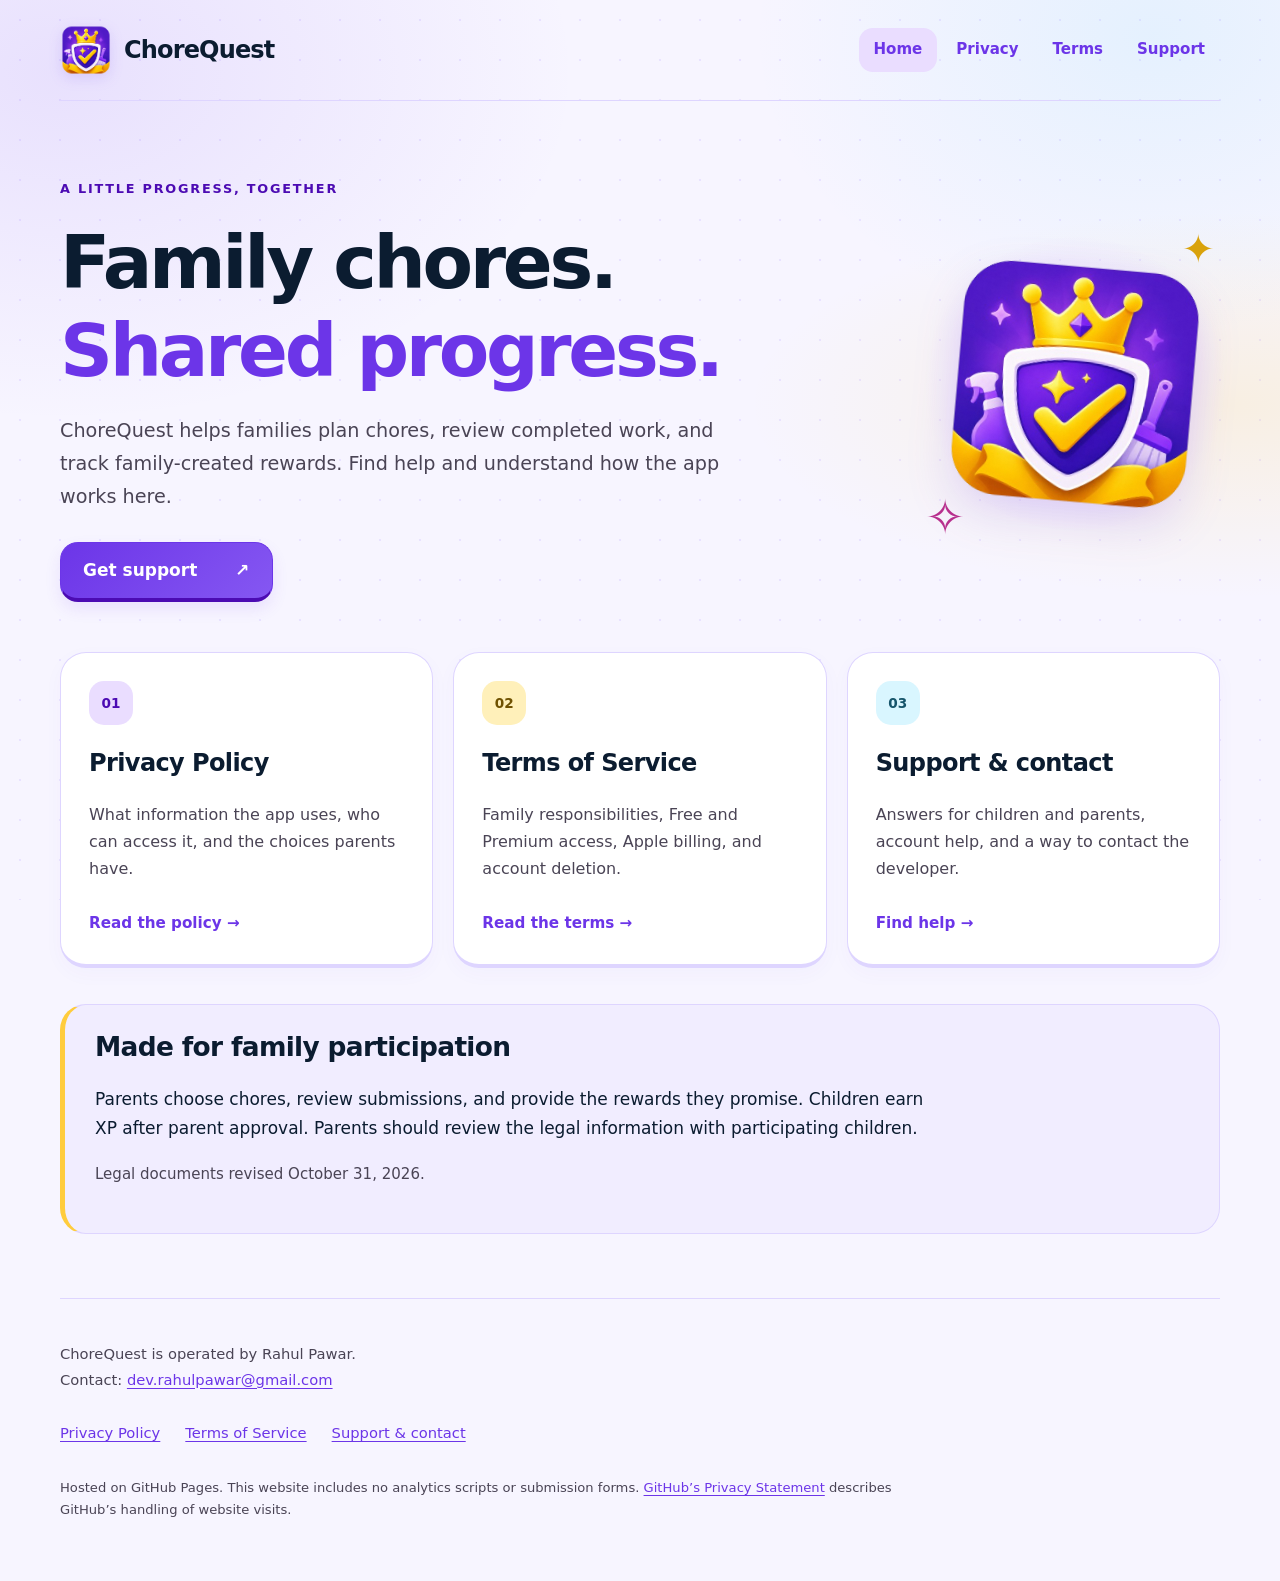
<file: index.html>
<!doctype html>
<html lang="en">
<head>
  <meta charset="utf-8">
  <meta name="viewport" content="width=device-width, initial-scale=1">
  <meta name="description" content="Privacy, terms, and support for families using ChoreQuest.">
  <meta name="referrer" content="strict-origin-when-cross-origin">
  <meta http-equiv="Content-Security-Policy" content="default-src 'none'; style-src 'self'; img-src 'self'; base-uri 'none'; form-action 'none'">
  <title>Family help &amp; legal · ChoreQuest</title>
  <link rel="icon" type="image/png" href="assets/chorequest-logo.png">
  <link rel="apple-touch-icon" href="assets/chorequest-logo.png">
  <link rel="stylesheet" href="styles.css?v=2026-10-31-brand">
</head>
<body>
<a class="skip-link" href="#main">Skip to content</a>
<header class="site-header">
  <a class="brand" href="./"><img class="brand-logo" src="assets/chorequest-logo.png" alt="" width="52" height="52">ChoreQuest</a>
  <nav aria-label="Main navigation"><a href="./" aria-current="page">Home</a><a href="./privacy/">Privacy</a><a href="./terms/">Terms</a><a href="./support/">Support</a></nav>
</header>
<main id="main" tabindex="-1">
<section class="hero"><div class="hero-copy"><p class="eyebrow">A little progress, together</p><h1>Family chores.<br><span>Shared progress.</span></h1><p class="lede">ChoreQuest helps families plan chores, review completed work, and track family-created rewards. Find help and understand how the app works here.</p><a class="button" href="support/">Get support <span aria-hidden="true">↗</span></a></div><div class="hero-art" aria-hidden="true"><img src="assets/chorequest-logo.png" alt="" width="260" height="260"><span class="sparkle sparkle-gold">✦</span><span class="sparkle sparkle-pink">✧</span></div></section>
<section class="resource-grid" aria-label="Help and legal resources">
  <a class="resource" href="privacy/"><span class="resource-number" aria-hidden="true">01</span><h2>Privacy Policy</h2><p>What information the app uses, who can access it, and the choices parents have.</p><span class="resource-action">Read the policy <span aria-hidden="true">→</span></span></a>
  <a class="resource" href="terms/"><span class="resource-number" aria-hidden="true">02</span><h2>Terms of Service</h2><p>Family responsibilities, Free and Premium access, Apple billing, and account deletion.</p><span class="resource-action">Read the terms <span aria-hidden="true">→</span></span></a>
  <a class="resource" href="support/"><span class="resource-number" aria-hidden="true">03</span><h2>Support & contact</h2><p>Answers for children and parents, account help, and a way to contact the developer.</p><span class="resource-action">Find help <span aria-hidden="true">→</span></span></a>
</section>
<section class="note"><h2>Made for family participation</h2><p>Parents choose chores, review submissions, and provide the rewards they promise. Children earn XP after parent approval. Parents should review the legal information with participating children.</p><p class="revision">Legal documents revised October 31, 2026.</p></section></main>
<footer class="site-footer">
  <p>ChoreQuest is operated by Rahul Pawar.<br>Contact: <a href="mailto:dev.rahulpawar@gmail.com">dev.rahulpawar@gmail.com</a></p>
  <nav aria-label="Footer navigation"><a href="./privacy/">Privacy Policy</a><a href="./terms/">Terms of Service</a><a href="./support/">Support & contact</a></nav>
  <p class="hosting">Hosted on GitHub Pages. This website includes no analytics scripts or submission forms. <a href="https://docs.github.com/en/site-policy/privacy-policies/github-general-privacy-statement">GitHub’s Privacy Statement</a> describes GitHub’s handling of website visits.</p>
</footer>
</body>
</html>
</file>
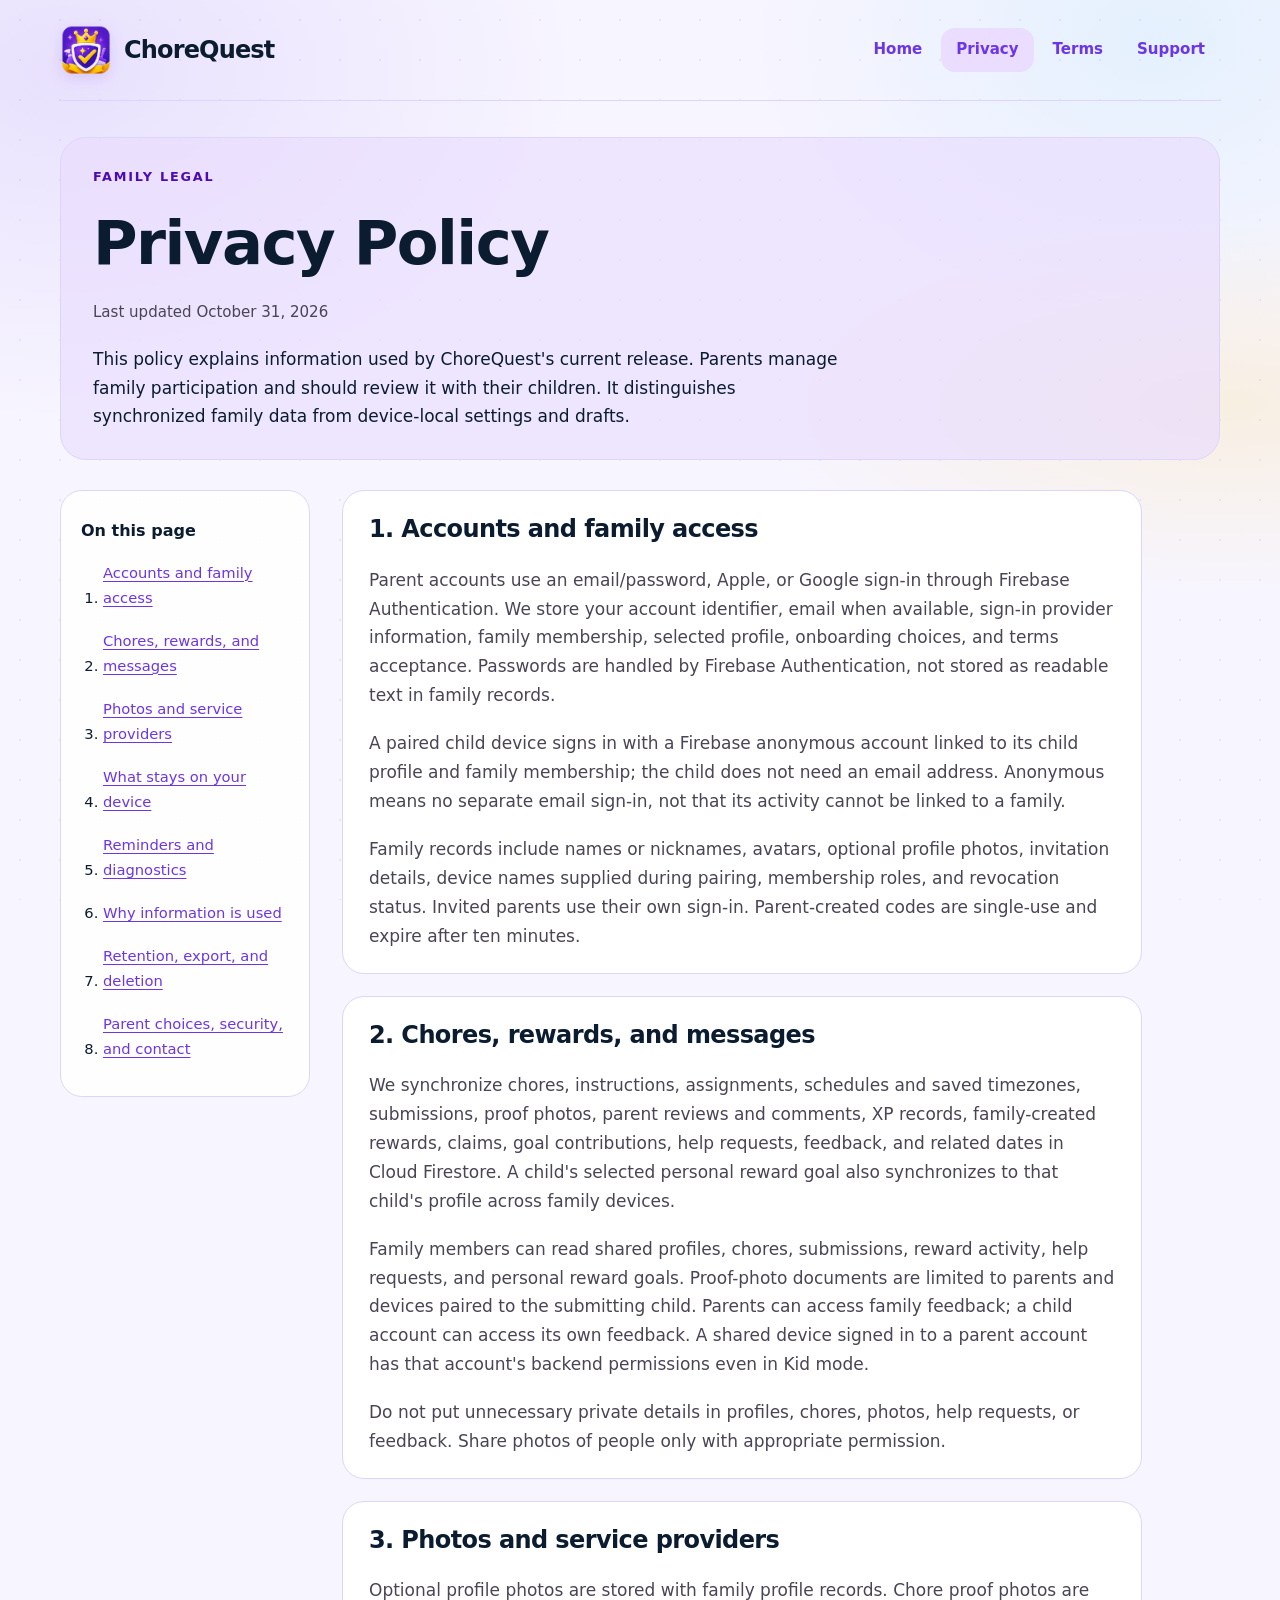
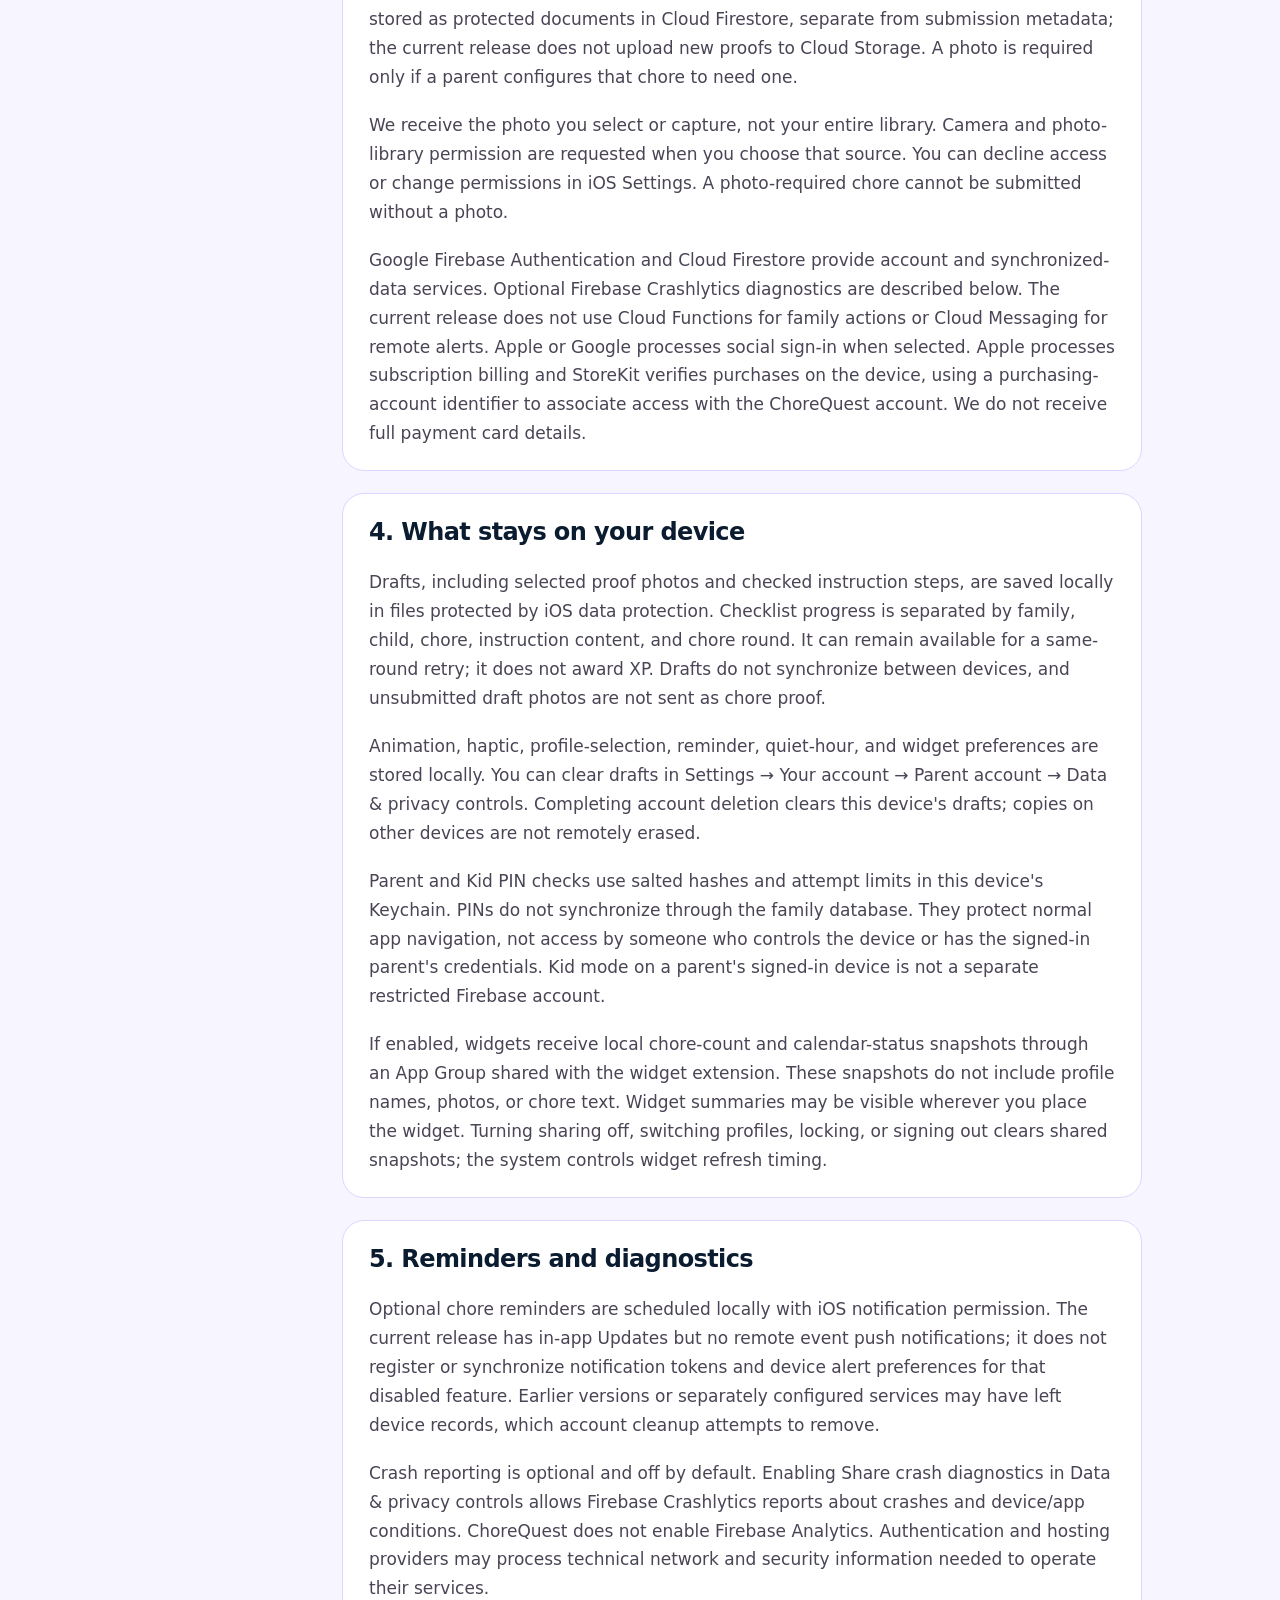
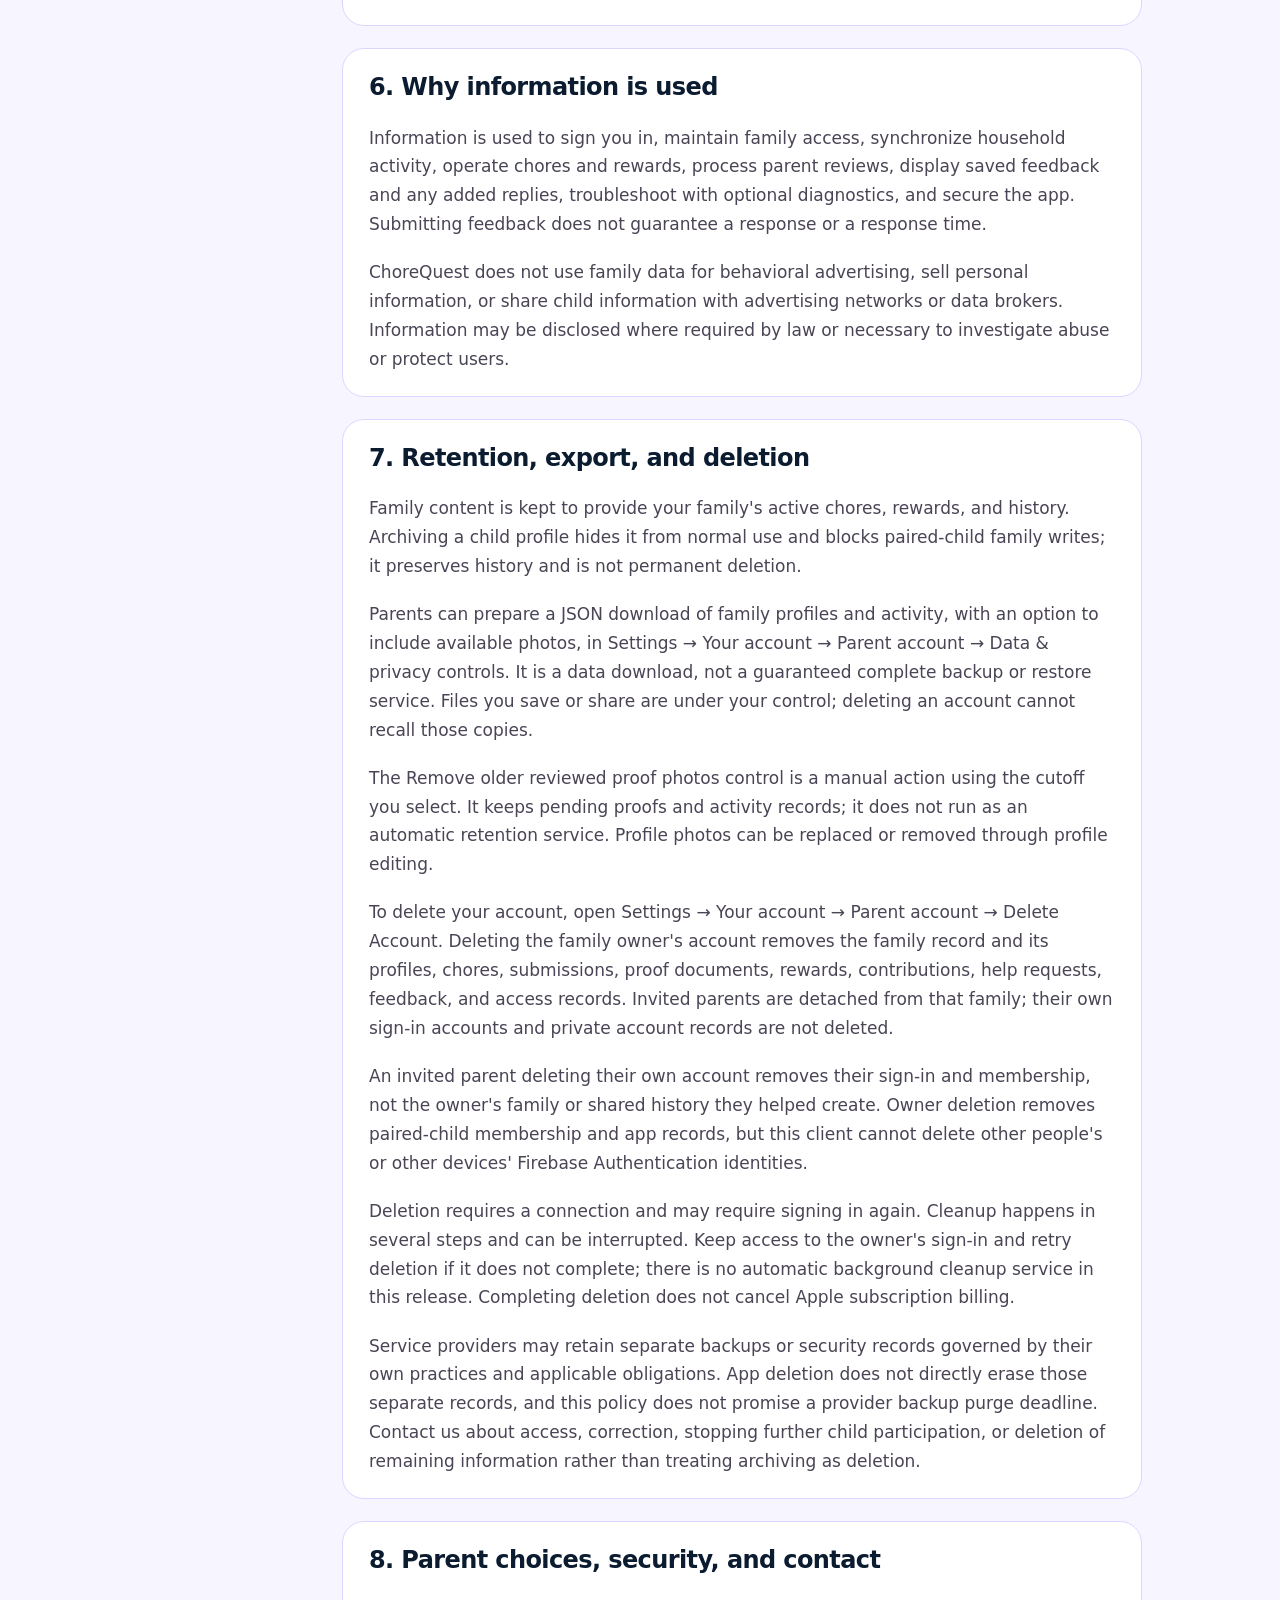
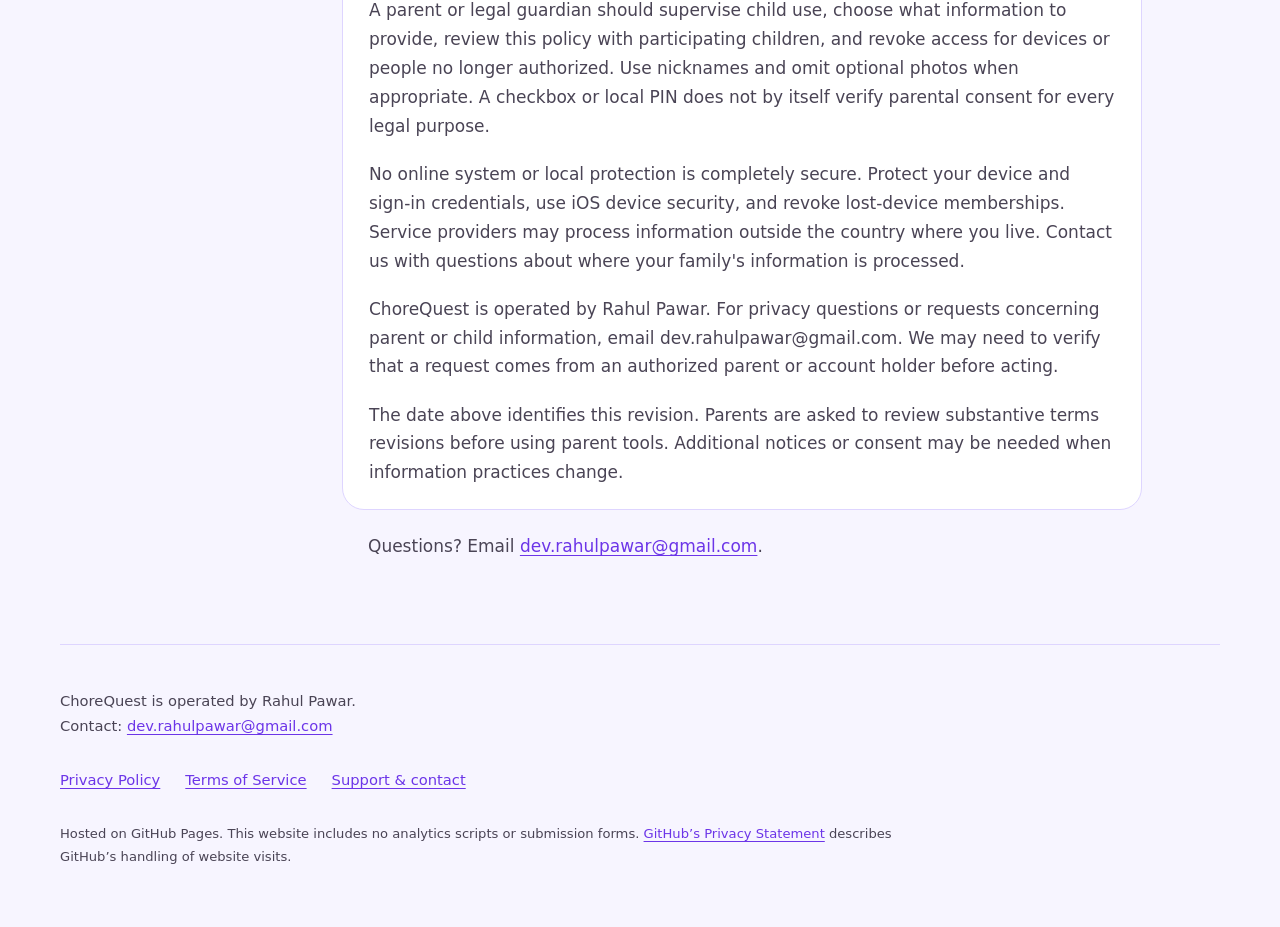
<file: privacy/index.html>
<!doctype html>
<html lang="en">
<head>
  <meta charset="utf-8">
  <meta name="viewport" content="width=device-width, initial-scale=1">
  <meta name="description" content="ChoreQuest Privacy Policy, revised October 31, 2026.">
  <meta name="referrer" content="strict-origin-when-cross-origin">
  <meta http-equiv="Content-Security-Policy" content="default-src 'none'; style-src 'self'; img-src 'self'; base-uri 'none'; form-action 'none'">
  <title>Privacy Policy · ChoreQuest</title>
  <link rel="icon" type="image/png" href="../assets/chorequest-logo.png">
  <link rel="apple-touch-icon" href="../assets/chorequest-logo.png">
  <link rel="stylesheet" href="../styles.css?v=2026-10-31-brand">
</head>
<body>
<a class="skip-link" href="#main">Skip to content</a>
<header class="site-header">
  <a class="brand" href="../"><img class="brand-logo" src="../assets/chorequest-logo.png" alt="" width="52" height="52">ChoreQuest</a>
  <nav aria-label="Main navigation"><a href="../">Home</a><a href="../privacy/" aria-current="page">Privacy</a><a href="../terms/">Terms</a><a href="../support/">Support</a></nav>
</header>
<main id="main" tabindex="-1">
<div class="page-heading"><p class="eyebrow">Family legal</p><h1>Privacy Policy</h1><p class="revision">Last updated <time datetime="2026-10-31">October 31, 2026</time></p><p>This policy explains information used by ChoreQuest's current release. Parents manage family participation and should review it with their children. It distinguishes synchronized family data from device-local settings and drafts.</p></div>
<div class="legal-layout">
  <aside class="contents"><nav aria-label="On this page"><h2>On this page</h2><ol><li><a href="#section-1">Accounts and family access</a></li><li><a href="#section-2">Chores, rewards, and messages</a></li><li><a href="#section-3">Photos and service providers</a></li><li><a href="#section-4">What stays on your device</a></li><li><a href="#section-5">Reminders and diagnostics</a></li><li><a href="#section-6">Why information is used</a></li><li><a href="#section-7">Retention, export, and deletion</a></li><li><a href="#section-8">Parent choices, security, and contact</a></li></ol></nav></aside>
  <article class="legal-copy" aria-label="Privacy Policy"><section id="section-1"><h2>1. Accounts and family access</h2><p>Parent accounts use an email/password, Apple, or Google sign-in through Firebase Authentication. We store your account identifier, email when available, sign-in provider information, family membership, selected profile, onboarding choices, and terms acceptance. Passwords are handled by Firebase Authentication, not stored as readable text in family records.</p>
<p>A paired child device signs in with a Firebase anonymous account linked to its child profile and family membership; the child does not need an email address. Anonymous means no separate email sign-in, not that its activity cannot be linked to a family.</p>
<p>Family records include names or nicknames, avatars, optional profile photos, invitation details, device names supplied during pairing, membership roles, and revocation status. Invited parents use their own sign-in. Parent-created codes are single-use and expire after ten minutes.</p></section>
<section id="section-2"><h2>2. Chores, rewards, and messages</h2><p>We synchronize chores, instructions, assignments, schedules and saved timezones, submissions, proof photos, parent reviews and comments, XP records, family-created rewards, claims, goal contributions, help requests, feedback, and related dates in Cloud Firestore. A child's selected personal reward goal also synchronizes to that child's profile across family devices.</p>
<p>Family members can read shared profiles, chores, submissions, reward activity, help requests, and personal reward goals. Proof-photo documents are limited to parents and devices paired to the submitting child. Parents can access family feedback; a child account can access its own feedback. A shared device signed in to a parent account has that account's backend permissions even in Kid mode.</p>
<p>Do not put unnecessary private details in profiles, chores, photos, help requests, or feedback. Share photos of people only with appropriate permission.</p></section>
<section id="section-3"><h2>3. Photos and service providers</h2><p>Optional profile photos are stored with family profile records. Chore proof photos are stored as protected documents in Cloud Firestore, separate from submission metadata; the current release does not upload new proofs to Cloud Storage. A photo is required only if a parent configures that chore to need one.</p>
<p>We receive the photo you select or capture, not your entire library. Camera and photo-library permission are requested when you choose that source. You can decline access or change permissions in iOS Settings. A photo-required chore cannot be submitted without a photo.</p>
<p>Google Firebase Authentication and Cloud Firestore provide account and synchronized-data services. Optional Firebase Crashlytics diagnostics are described below. The current release does not use Cloud Functions for family actions or Cloud Messaging for remote alerts. Apple or Google processes social sign-in when selected. Apple processes subscription billing and StoreKit verifies purchases on the device, using a purchasing-account identifier to associate access with the ChoreQuest account. We do not receive full payment card details.</p></section>
<section id="section-4"><h2>4. What stays on your device</h2><p>Drafts, including selected proof photos and checked instruction steps, are saved locally in files protected by iOS data protection. Checklist progress is separated by family, child, chore, instruction content, and chore round. It can remain available for a same-round retry; it does not award XP. Drafts do not synchronize between devices, and unsubmitted draft photos are not sent as chore proof.</p>
<p>Animation, haptic, profile-selection, reminder, quiet-hour, and widget preferences are stored locally. You can clear drafts in Settings → Your account → Parent account → Data &amp; privacy controls. Completing account deletion clears this device's drafts; copies on other devices are not remotely erased.</p>
<p>Parent and Kid PIN checks use salted hashes and attempt limits in this device's Keychain. PINs do not synchronize through the family database. They protect normal app navigation, not access by someone who controls the device or has the signed-in parent's credentials. Kid mode on a parent's signed-in device is not a separate restricted Firebase account.</p>
<p>If enabled, widgets receive local chore-count and calendar-status snapshots through an App Group shared with the widget extension. These snapshots do not include profile names, photos, or chore text. Widget summaries may be visible wherever you place the widget. Turning sharing off, switching profiles, locking, or signing out clears shared snapshots; the system controls widget refresh timing.</p></section>
<section id="section-5"><h2>5. Reminders and diagnostics</h2><p>Optional chore reminders are scheduled locally with iOS notification permission. The current release has in-app Updates but no remote event push notifications; it does not register or synchronize notification tokens and device alert preferences for that disabled feature. Earlier versions or separately configured services may have left device records, which account cleanup attempts to remove.</p>
<p>Crash reporting is optional and off by default. Enabling Share crash diagnostics in Data &amp; privacy controls allows Firebase Crashlytics reports about crashes and device/app conditions. ChoreQuest does not enable Firebase Analytics. Authentication and hosting providers may process technical network and security information needed to operate their services.</p></section>
<section id="section-6"><h2>6. Why information is used</h2><p>Information is used to sign you in, maintain family access, synchronize household activity, operate chores and rewards, process parent reviews, display saved feedback and any added replies, troubleshoot with optional diagnostics, and secure the app. Submitting feedback does not guarantee a response or a response time.</p>
<p>ChoreQuest does not use family data for behavioral advertising, sell personal information, or share child information with advertising networks or data brokers. Information may be disclosed where required by law or necessary to investigate abuse or protect users.</p></section>
<section id="section-7"><h2>7. Retention, export, and deletion</h2><p>Family content is kept to provide your family's active chores, rewards, and history. Archiving a child profile hides it from normal use and blocks paired-child family writes; it preserves history and is not permanent deletion.</p>
<p>Parents can prepare a JSON download of family profiles and activity, with an option to include available photos, in Settings → Your account → Parent account → Data &amp; privacy controls. It is a data download, not a guaranteed complete backup or restore service. Files you save or share are under your control; deleting an account cannot recall those copies.</p>
<p>The Remove older reviewed proof photos control is a manual action using the cutoff you select. It keeps pending proofs and activity records; it does not run as an automatic retention service. Profile photos can be replaced or removed through profile editing.</p>
<p>To delete your account, open Settings → Your account → Parent account → Delete Account. Deleting the family owner's account removes the family record and its profiles, chores, submissions, proof documents, rewards, contributions, help requests, feedback, and access records. Invited parents are detached from that family; their own sign-in accounts and private account records are not deleted.</p>
<p>An invited parent deleting their own account removes their sign-in and membership, not the owner's family or shared history they helped create. Owner deletion removes paired-child membership and app records, but this client cannot delete other people's or other devices' Firebase Authentication identities.</p>
<p>Deletion requires a connection and may require signing in again. Cleanup happens in several steps and can be interrupted. Keep access to the owner's sign-in and retry deletion if it does not complete; there is no automatic background cleanup service in this release. Completing deletion does not cancel Apple subscription billing.</p>
<p>Service providers may retain separate backups or security records governed by their own practices and applicable obligations. App deletion does not directly erase those separate records, and this policy does not promise a provider backup purge deadline. Contact us about access, correction, stopping further child participation, or deletion of remaining information rather than treating archiving as deletion.</p></section>
<section id="section-8"><h2>8. Parent choices, security, and contact</h2><p>A parent or legal guardian should supervise child use, choose what information to provide, review this policy with participating children, and revoke access for devices or people no longer authorized. Use nicknames and omit optional photos when appropriate. A checkbox or local PIN does not by itself verify parental consent for every legal purpose.</p>
<p>No online system or local protection is completely secure. Protect your device and sign-in credentials, use iOS device security, and revoke lost-device memberships. Service providers may process information outside the country where you live. Contact us with questions about where your family's information is processed.</p>
<p>ChoreQuest is operated by Rahul Pawar. For privacy questions or requests concerning parent or child information, email dev.rahulpawar@gmail.com. We may need to verify that a request comes from an authorized parent or account holder before acting.</p>
<p>The date above identifies this revision. Parents are asked to review substantive terms revisions before using parent tools. Additional notices or consent may be needed when information practices change.</p></section><p class="contact-line">Questions? Email <a href="mailto:dev.rahulpawar@gmail.com">dev.rahulpawar@gmail.com</a>.</p></article>
</div></main>
<footer class="site-footer">
  <p>ChoreQuest is operated by Rahul Pawar.<br>Contact: <a href="mailto:dev.rahulpawar@gmail.com">dev.rahulpawar@gmail.com</a></p>
  <nav aria-label="Footer navigation"><a href="../privacy/">Privacy Policy</a><a href="../terms/">Terms of Service</a><a href="../support/">Support & contact</a></nav>
  <p class="hosting">Hosted on GitHub Pages. This website includes no analytics scripts or submission forms. <a href="https://docs.github.com/en/site-policy/privacy-policies/github-general-privacy-statement">GitHub’s Privacy Statement</a> describes GitHub’s handling of website visits.</p>
</footer>
</body>
</html>
</file>
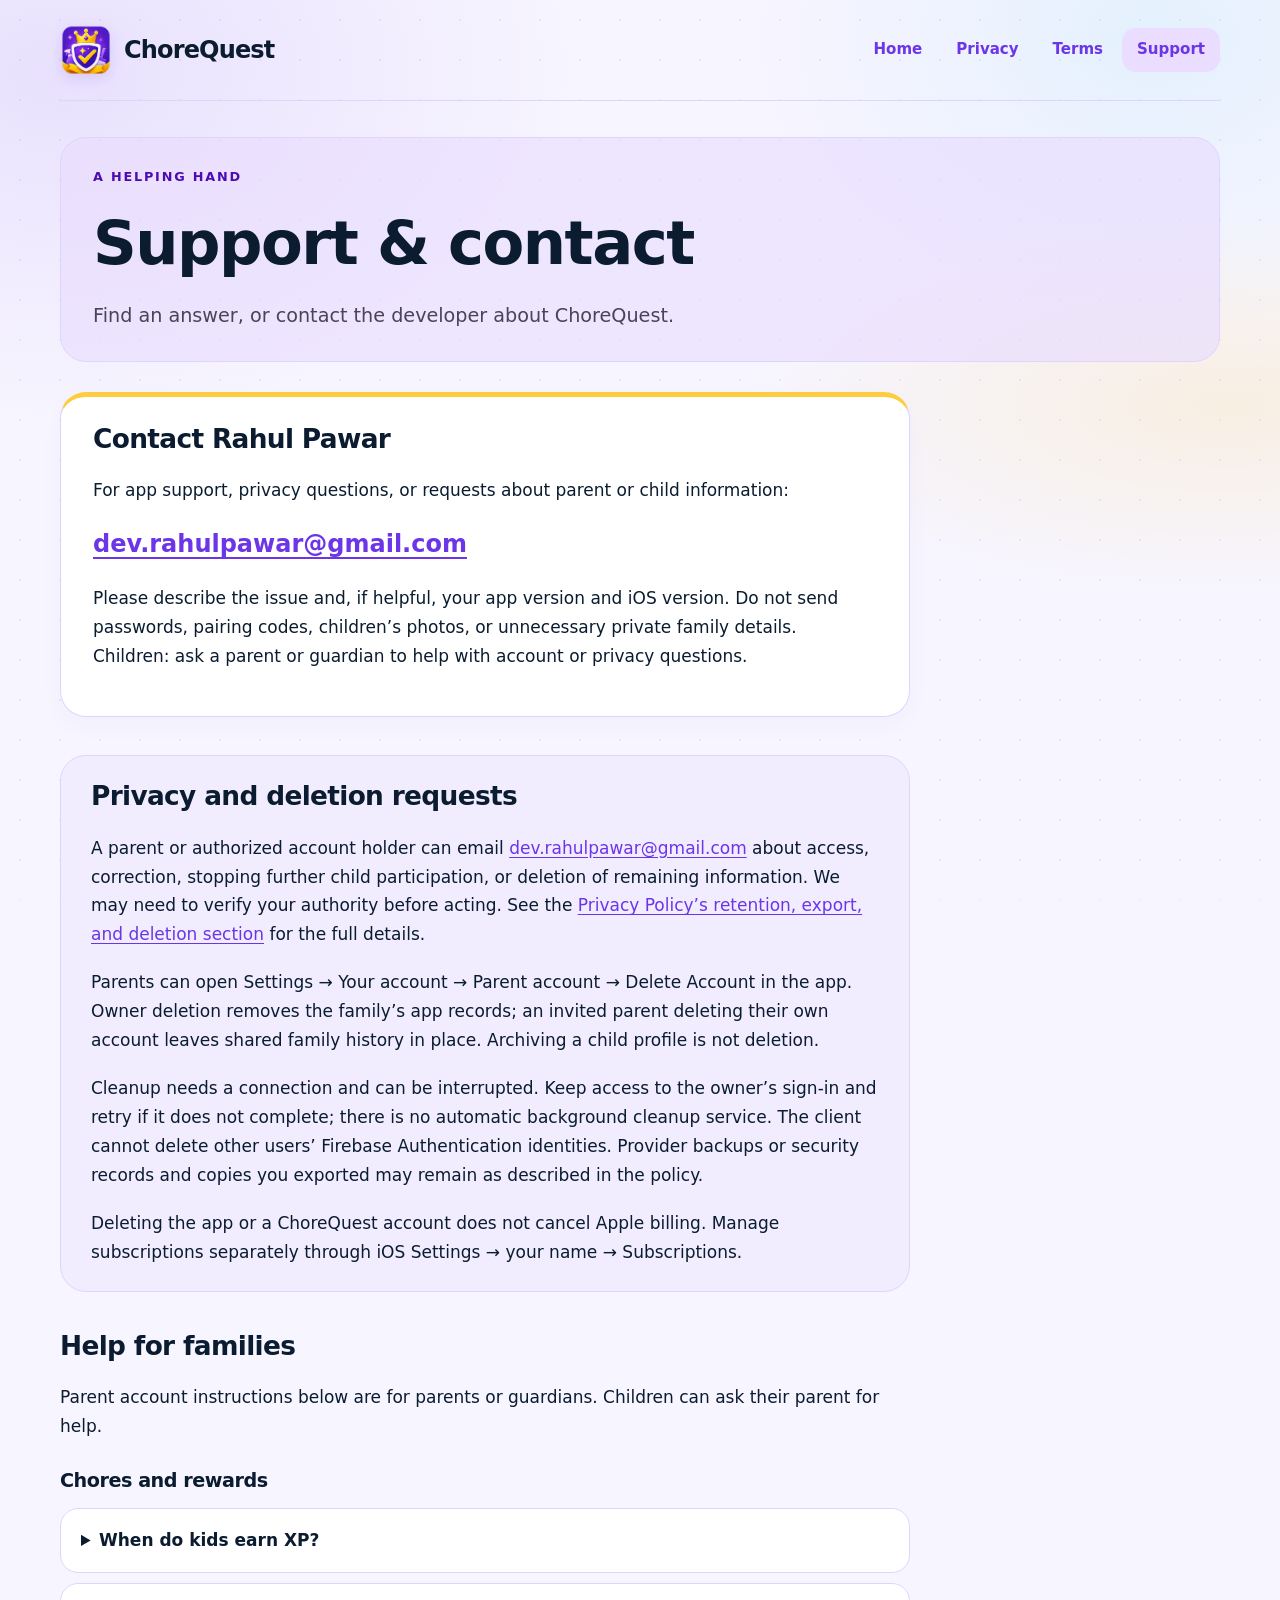
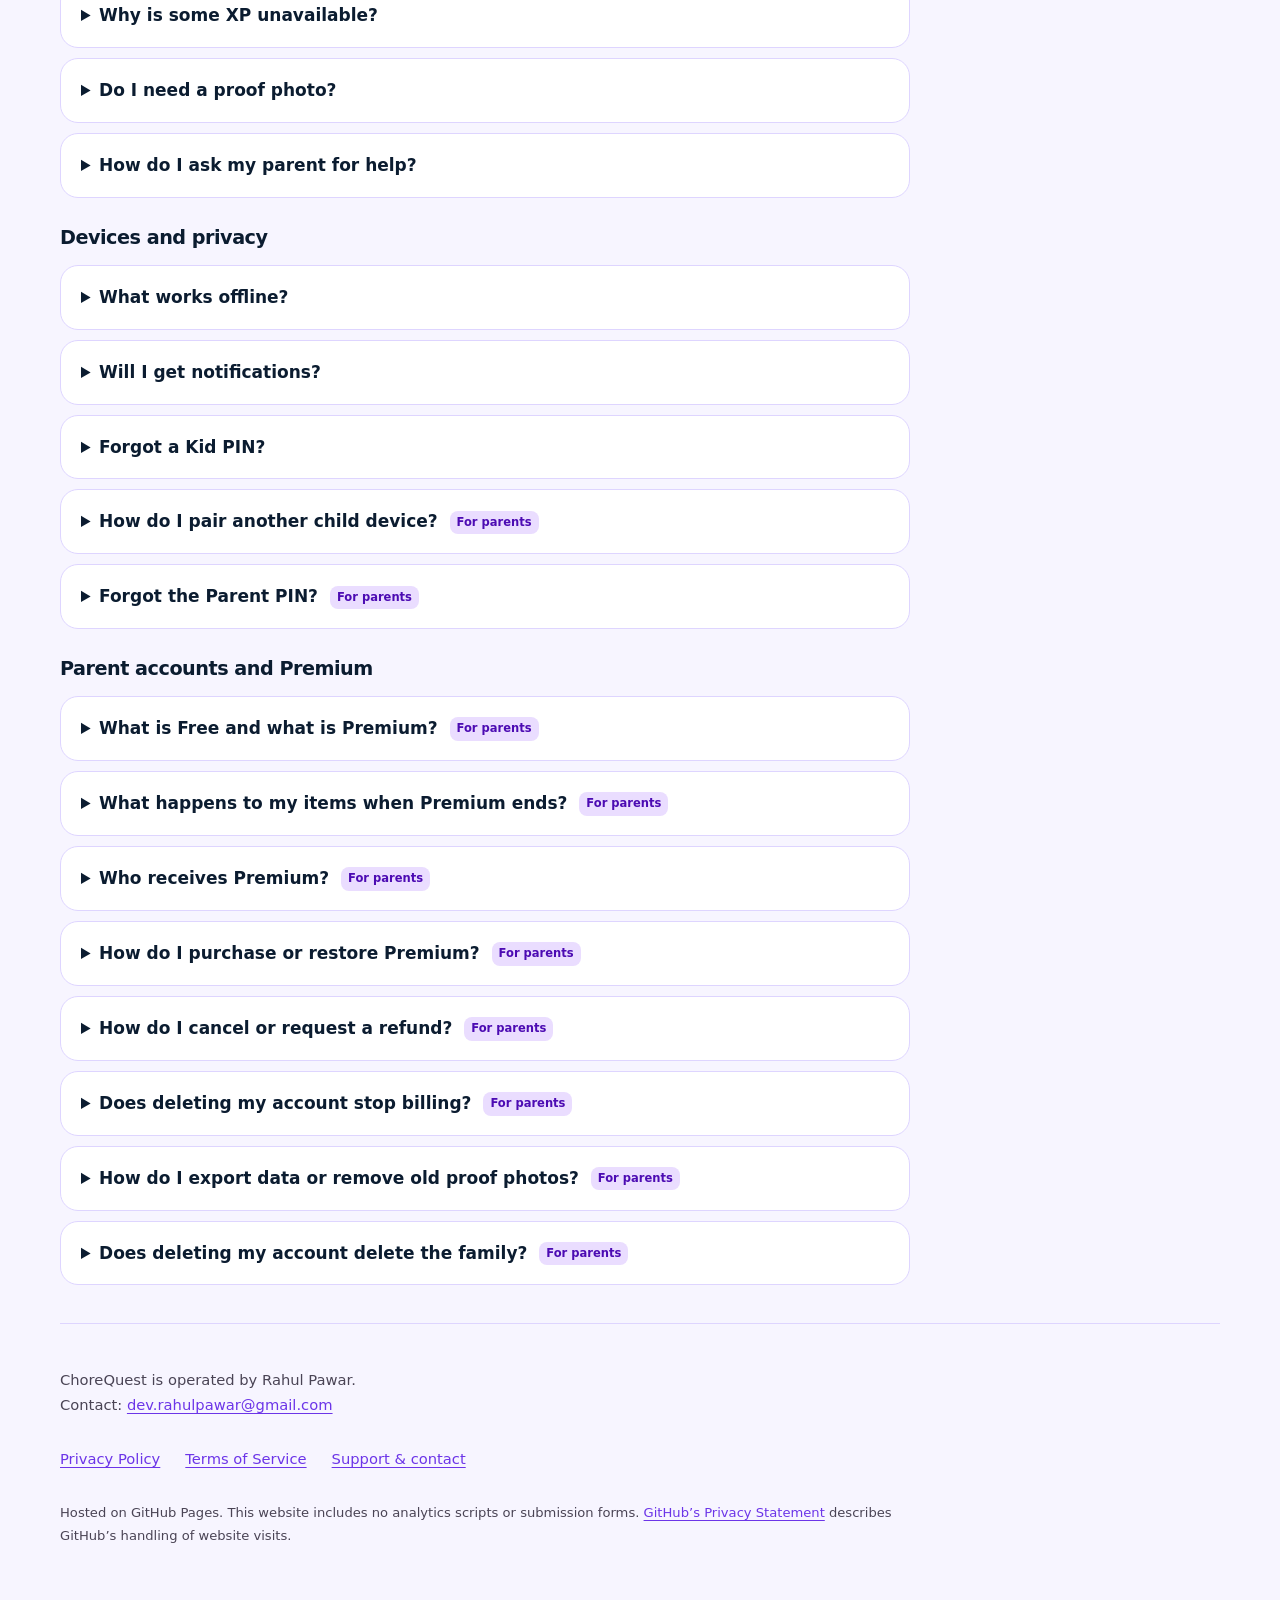
<file: support/index.html>
<!doctype html>
<html lang="en">
<head>
  <meta charset="utf-8">
  <meta name="viewport" content="width=device-width, initial-scale=1">
  <meta name="description" content="Contact Rahul Pawar for ChoreQuest help, privacy questions, or account and child-information requests.">
  <meta name="referrer" content="strict-origin-when-cross-origin">
  <meta http-equiv="Content-Security-Policy" content="default-src 'none'; style-src 'self'; img-src 'self'; base-uri 'none'; form-action 'none'">
  <title>Support &amp; contact · ChoreQuest</title>
  <link rel="icon" type="image/png" href="../assets/chorequest-logo.png">
  <link rel="apple-touch-icon" href="../assets/chorequest-logo.png">
  <link rel="stylesheet" href="../styles.css?v=2026-10-31-brand">
</head>
<body>
<a class="skip-link" href="#main">Skip to content</a>
<header class="site-header">
  <a class="brand" href="../"><img class="brand-logo" src="../assets/chorequest-logo.png" alt="" width="52" height="52">ChoreQuest</a>
  <nav aria-label="Main navigation"><a href="../">Home</a><a href="../privacy/">Privacy</a><a href="../terms/">Terms</a><a href="../support/" aria-current="page">Support</a></nav>
</header>
<main id="main" tabindex="-1">
<div class="page-heading"><p class="eyebrow">A helping hand</p><h1>Support & contact</h1><p class="lede">Find an answer, or contact the developer about ChoreQuest.</p></div>
<section class="contact-card" aria-labelledby="contact-heading"><h2 id="contact-heading">Contact Rahul Pawar</h2><p>For app support, privacy questions, or requests about parent or child information:</p><p class="email"><a href="mailto:dev.rahulpawar@gmail.com">dev.rahulpawar@gmail.com</a></p><p>Please describe the issue and, if helpful, your app version and iOS version. Do not send passwords, pairing codes, children’s photos, or unnecessary private family details. Children: ask a parent or guardian to help with account or privacy questions.</p></section>
<section class="request-info" id="privacy-requests"><h2>Privacy and deletion requests</h2><p>A parent or authorized account holder can email <a href="mailto:dev.rahulpawar@gmail.com">dev.rahulpawar@gmail.com</a> about access, correction, stopping further child participation, or deletion of remaining information. We may need to verify your authority before acting. See the <a href="../privacy/#section-7">Privacy Policy’s retention, export, and deletion section</a> for the full details.</p><p>Parents can open Settings → Your account → Parent account → Delete Account in the app. Owner deletion removes the family’s app records; an invited parent deleting their own account leaves shared family history in place. Archiving a child profile is not deletion.</p><p>Cleanup needs a connection and can be interrupted. Keep access to the owner’s sign-in and retry if it does not complete; there is no automatic background cleanup service. The client cannot delete other users’ Firebase Authentication identities. Provider backups or security records and copies you exported may remain as described in the policy.</p><p>Deleting the app or a ChoreQuest account does not cancel Apple billing. Manage subscriptions separately through iOS Settings → your name → Subscriptions.</p></section>
<section class="faq" aria-labelledby="faq-heading"><h2 id="faq-heading">Help for families</h2><p>Parent account instructions below are for parents or guardians. Children can ask their parent for help.</p><section class="faq-group"><h3>Chores and rewards</h3><details><summary>When do kids earn XP?</summary><p>After a parent approves a completed chore. Sending a photo or checking instruction steps does not award XP by itself.</p></details>
<details><summary>Why is some XP unavailable?</summary><p>Pending reward requests reserve XP; delivered rewards spend it. Family-goal contributions also reduce your personal balance. Rejected or cancelled requests release their reservation, and refunded rewards return XP.</p></details>
<details><summary>Do I need a proof photo?</summary><p>Only when your parent makes it required for that chore. Use the camera or photo library with permission. If access is denied, check iOS Settings or ask a parent for help. A required-photo chore cannot be sent without a photo.</p></details>
<details><summary>How do I ask my parent for help?</summary><p>Open the chore and choose Need a helping hand? Write what you need. This saves a request for your family parents; it does not contact emergency services or promise an immediate reply.</p></details></section>
<section class="faq-group"><h3>Devices and privacy</h3><details><summary>What works offline?</summary><p>You can browse available cached lists and keep local photo/checklist drafts. Final submissions, reviews, invitations, reward spending, contributions, and account deletion need a connection. Retry failed actions when connected. Drafts do not sync between devices.</p></details>
<details><summary>Will I get notifications?</summary><p>Optional chore reminders are scheduled on this device with iOS permission. This release has in-app Updates but no remote event push alerts. Open the app to refresh activity; local reminders can be out of date until then.</p></details>
<details><summary>Forgot a Kid PIN?</summary><p>Ask a parent to reset it from Settings → Heroes on this device. A Kid PIN is local to this device and does not change an account password.</p></details>
<details><summary>How do I pair another child device? <span class="role-label">For parents</span></summary><p>A parent opens Settings → Parents &amp; paired devices and creates a code for the child. On the other device's sign-in screen, choose Set up a kid device. Codes work once and expire after ten minutes. A parent can revoke access in Parents &amp; paired devices; create a fresh pairing session to reconnect.</p></details>
<details><summary>Forgot the Parent PIN? <span class="role-label">For parents</span></summary><p>Use Forgot Parent PIN and sign in again to the same parent account before choosing a replacement. If you forgot an email/password account password, use Forgot password on sign-in. PINs are device-local; keep your account recovery method available.</p></details></section>
<section class="faq-group"><h3>Parent accounts and Premium</h3><details><summary>What is Free and what is Premium? <span class="role-label">For parents</span></summary><p>Free includes 1 active hero, 5 active chores, and 2 active personal rewards, plus reviews, checklists, XP, family goals, pairing, local reminders, today/upcoming dates, widgets, and data downloads. Archived items do not count; paused chores do. Premium removes these plan limits for actions taken with Premium access and adds past history, 30-, 90-, and 365-day insights, and interactive charts.</p></details>
<details><summary>What happens to my items when Premium ends? <span class="role-label">For parents</span></summary><p>If Premium ends, all existing heroes, chores, rewards and XP stay available, including items above the Free limits. You can keep using and editing them, completing chores, reviewing work and redeeming rewards. Archive items to make room before adding or restoring more, or subscribe again. Past-history screens and extended insights require active Premium; exporting your data stays available.</p></details>
<details><summary>Who receives Premium? <span class="role-label">For parents</span></summary><p>Premium is linked to the purchasing family owner's ChoreQuest account. Separate invited-parent and paired-child accounts do not receive shared Premium in this release. ChoreQuest family access is different from Apple Family Sharing.</p></details>
<details><summary>How do I purchase or restore Premium? <span class="role-label">For parents</span></summary><p>The owner opens Settings → Your family plan and chooses a monthly or yearly option. To restore, sign in to the original purchasing ChoreQuest account and Apple Account, then choose Restore purchases. Purchases are not transferred to a different ChoreQuest account.</p></details>
<details><summary>How do I cancel or request a refund? <span class="role-label">For parents</span></summary><p>In Your family plan, choose Manage or cancel subscription to open Apple subscriptions, or Request a refund from Apple. You can also use iOS Settings → your name → Subscriptions and reportaproblem.apple.com. Apple handles eligibility and billing.</p></details>
<details><summary>Does deleting my account stop billing? <span class="role-label">For parents</span></summary><p>No. Deleting the app or your ChoreQuest account does not cancel an Apple subscription. Cancel it separately with Apple, preferably before deleting your account. Restore purchases does not cancel billing.</p></details>
<details><summary>How do I export data or remove old proof photos? <span class="role-label">For parents</span></summary><p>Open Settings → Your account → Parent account → Data &amp; privacy controls. Prepare a JSON download, optionally with available photos, or manually remove older reviewed proofs using your chosen cutoff. Pending proofs and activity stay. No automatic proof-retention job runs; keep exported files private.</p></details>
<details><summary>Does deleting my account delete the family? <span class="role-label">For parents</span></summary><p>Only deleting the owner's account removes the family's data. An invited parent deleting their own account removes their access and sign-in, leaving shared family records. Archiving a child is not deletion. Cleanup needs a connection; retry if interrupted. Other users' Auth identities are not deleted by the owner's client.</p></details></section></section></main>
<footer class="site-footer">
  <p>ChoreQuest is operated by Rahul Pawar.<br>Contact: <a href="mailto:dev.rahulpawar@gmail.com">dev.rahulpawar@gmail.com</a></p>
  <nav aria-label="Footer navigation"><a href="../privacy/">Privacy Policy</a><a href="../terms/">Terms of Service</a><a href="../support/">Support & contact</a></nav>
  <p class="hosting">Hosted on GitHub Pages. This website includes no analytics scripts or submission forms. <a href="https://docs.github.com/en/site-policy/privacy-policies/github-general-privacy-statement">GitHub’s Privacy Statement</a> describes GitHub’s handling of website visits.</p>
</footer>
</body>
</html>
</file>
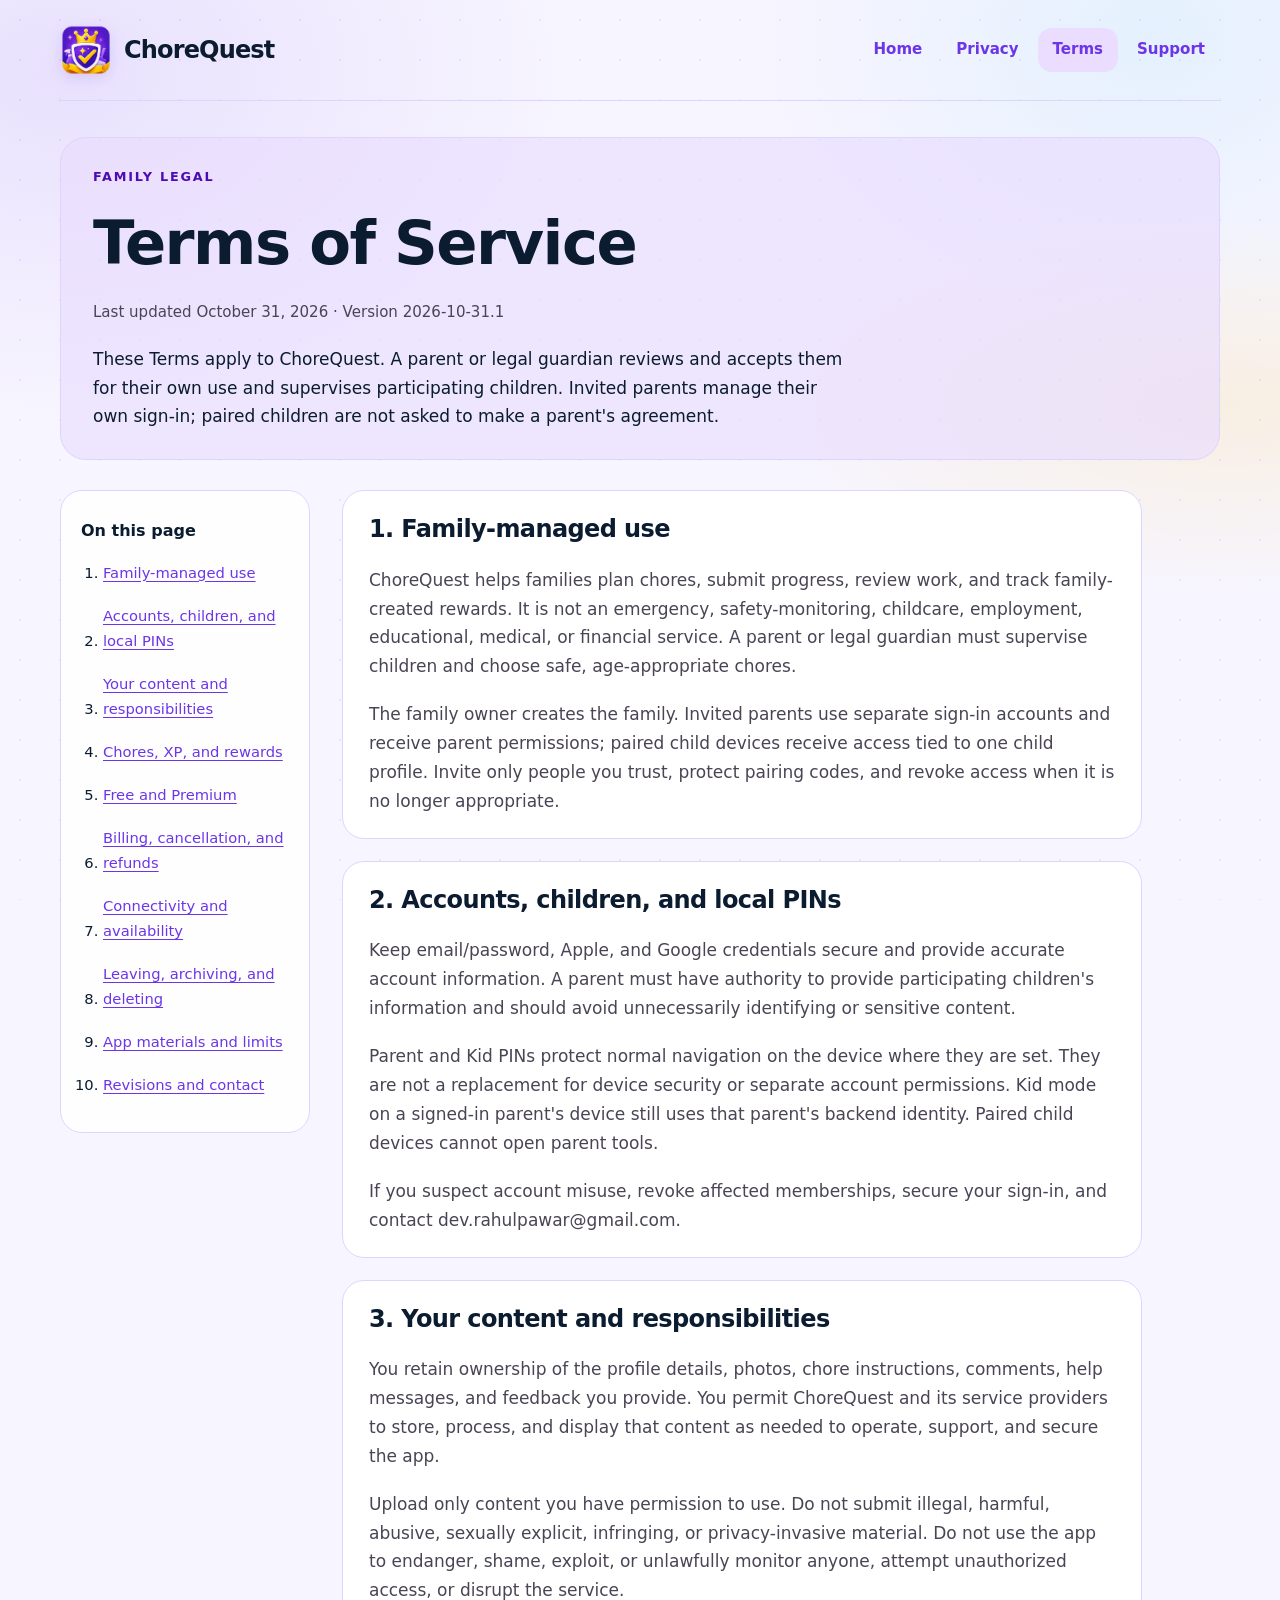
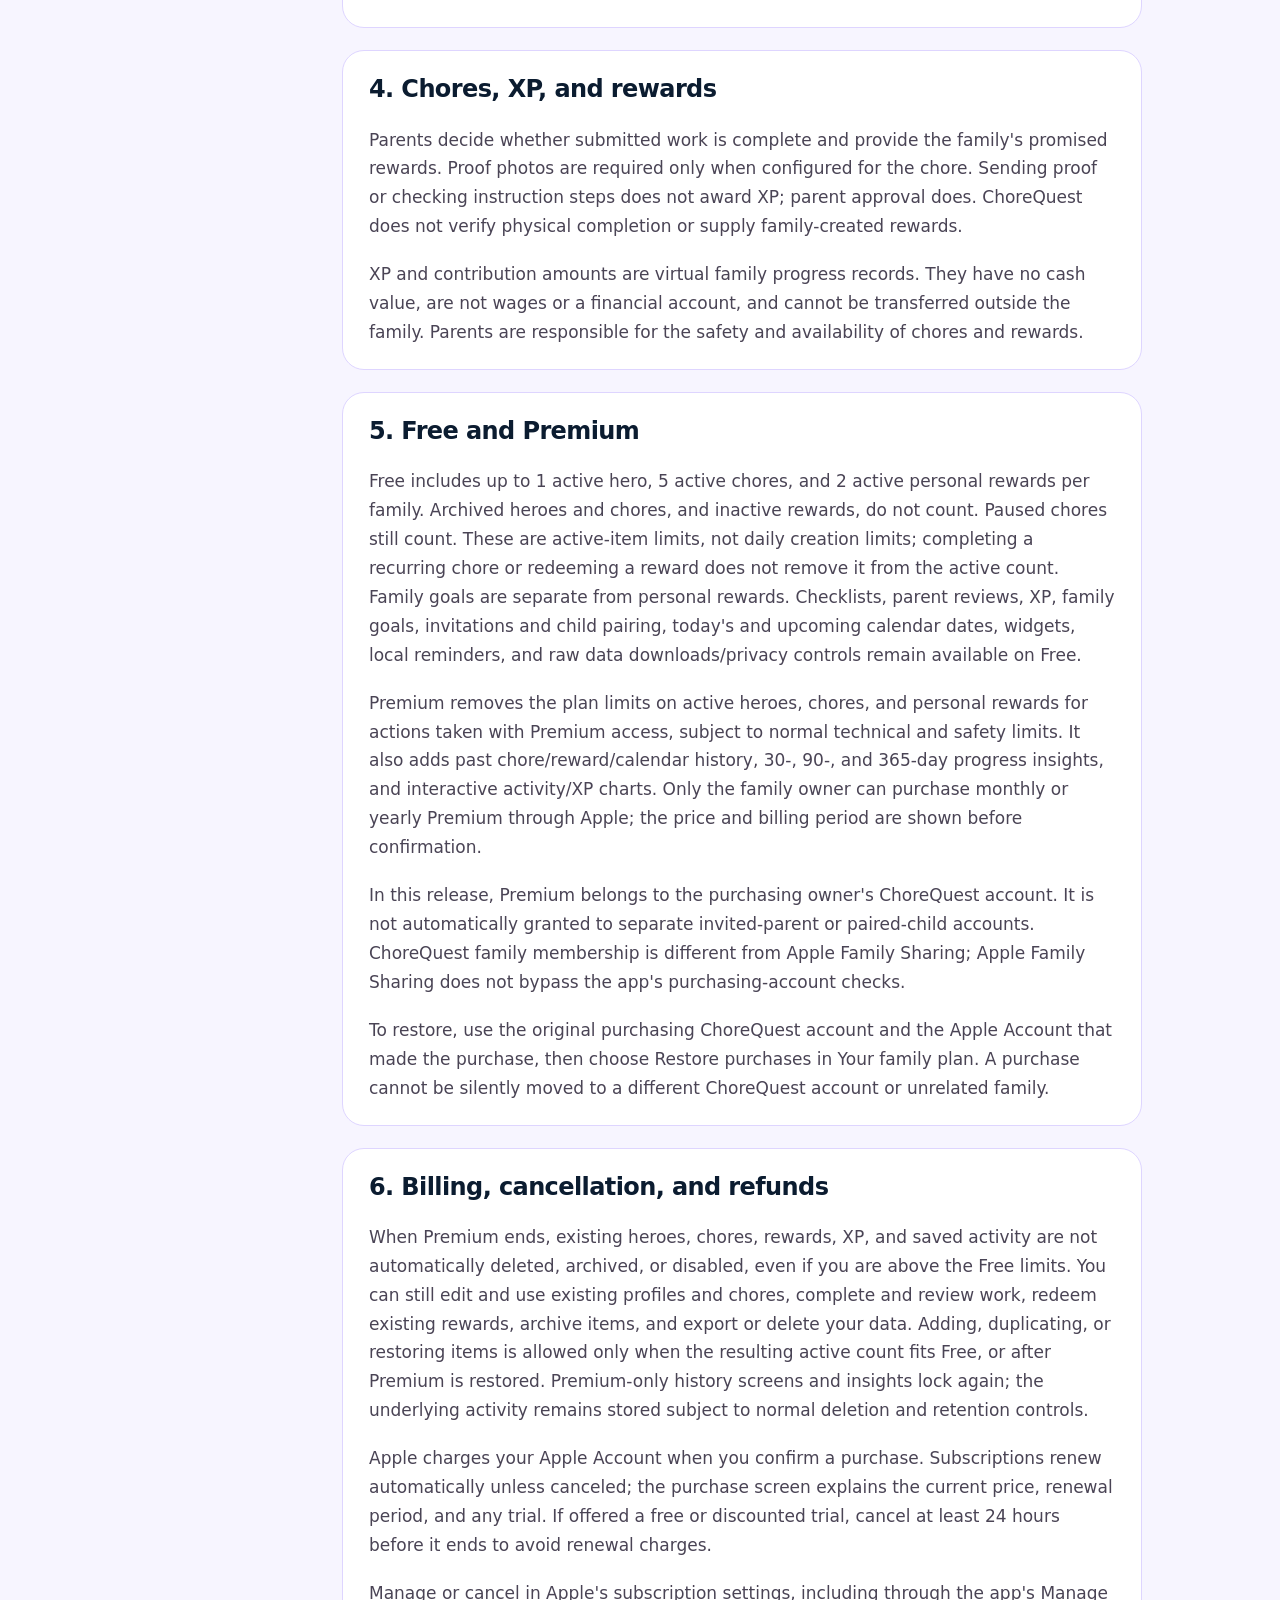
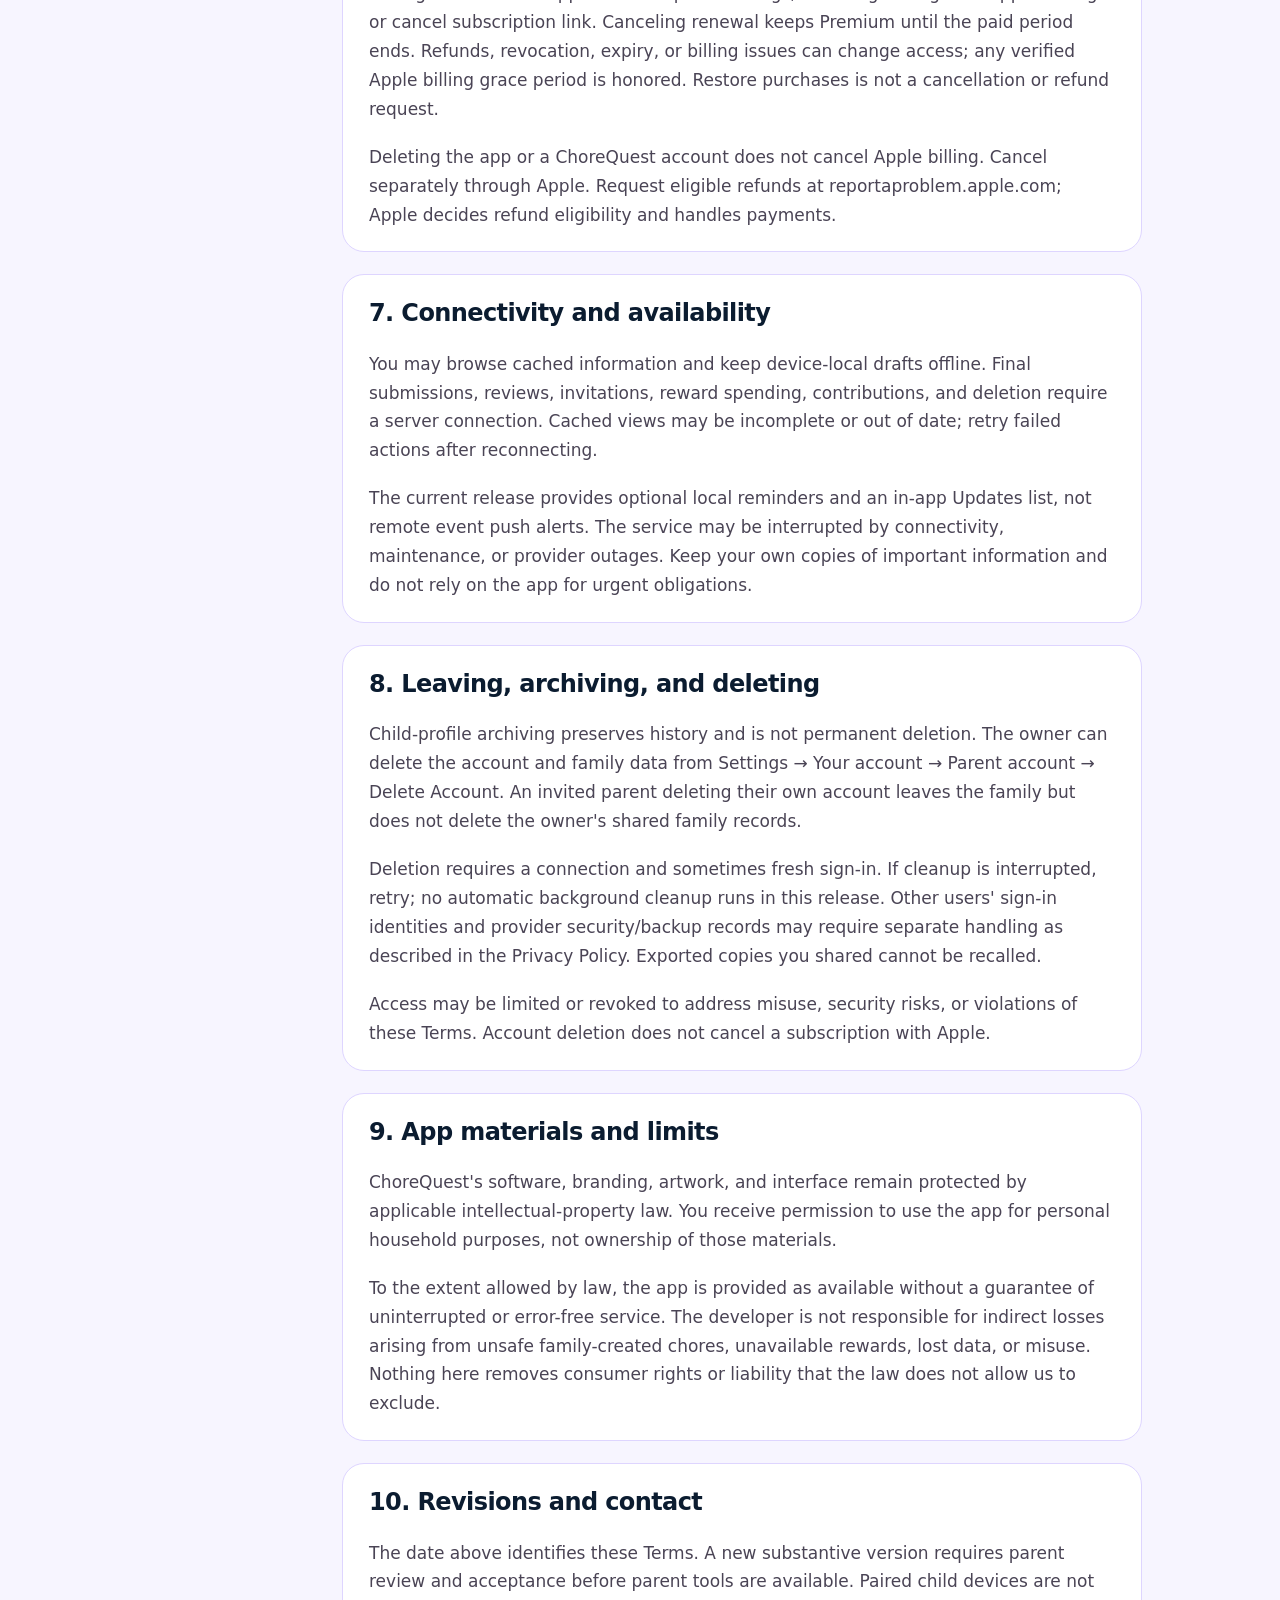
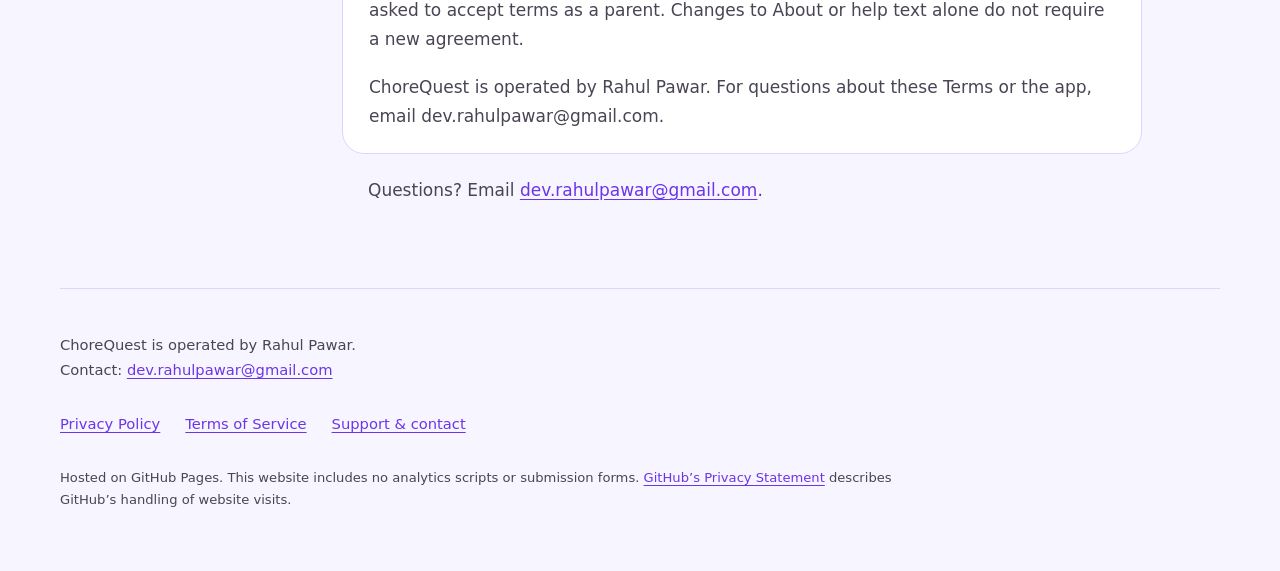
<file: terms/index.html>
<!doctype html>
<html lang="en">
<head>
  <meta charset="utf-8">
  <meta name="viewport" content="width=device-width, initial-scale=1">
  <meta name="description" content="ChoreQuest Terms of Service, revised October 31, 2026.">
  <meta name="referrer" content="strict-origin-when-cross-origin">
  <meta http-equiv="Content-Security-Policy" content="default-src 'none'; style-src 'self'; img-src 'self'; base-uri 'none'; form-action 'none'">
  <title>Terms of Service · ChoreQuest</title>
  <link rel="icon" type="image/png" href="../assets/chorequest-logo.png">
  <link rel="apple-touch-icon" href="../assets/chorequest-logo.png">
  <link rel="stylesheet" href="../styles.css?v=2026-10-31-brand">
</head>
<body>
<a class="skip-link" href="#main">Skip to content</a>
<header class="site-header">
  <a class="brand" href="../"><img class="brand-logo" src="../assets/chorequest-logo.png" alt="" width="52" height="52">ChoreQuest</a>
  <nav aria-label="Main navigation"><a href="../">Home</a><a href="../privacy/">Privacy</a><a href="../terms/" aria-current="page">Terms</a><a href="../support/">Support</a></nav>
</header>
<main id="main" tabindex="-1">
<div class="page-heading"><p class="eyebrow">Family legal</p><h1>Terms of Service</h1><p class="revision">Last updated <time datetime="2026-10-31">October 31, 2026</time> · Version 2026-10-31.1</p><p>These Terms apply to ChoreQuest. A parent or legal guardian reviews and accepts them for their own use and supervises participating children. Invited parents manage their own sign-in; paired children are not asked to make a parent's agreement.</p></div>
<div class="legal-layout">
  <aside class="contents"><nav aria-label="On this page"><h2>On this page</h2><ol><li><a href="#section-1">Family-managed use</a></li><li><a href="#section-2">Accounts, children, and local PINs</a></li><li><a href="#section-3">Your content and responsibilities</a></li><li><a href="#section-4">Chores, XP, and rewards</a></li><li><a href="#section-5">Free and Premium</a></li><li><a href="#section-6">Billing, cancellation, and refunds</a></li><li><a href="#section-7">Connectivity and availability</a></li><li><a href="#section-8">Leaving, archiving, and deleting</a></li><li><a href="#section-9">App materials and limits</a></li><li><a href="#section-10">Revisions and contact</a></li></ol></nav></aside>
  <article class="legal-copy" aria-label="Terms of Service"><section id="section-1"><h2>1. Family-managed use</h2><p>ChoreQuest helps families plan chores, submit progress, review work, and track family-created rewards. It is not an emergency, safety-monitoring, childcare, employment, educational, medical, or financial service. A parent or legal guardian must supervise children and choose safe, age-appropriate chores.</p>
<p>The family owner creates the family. Invited parents use separate sign-in accounts and receive parent permissions; paired child devices receive access tied to one child profile. Invite only people you trust, protect pairing codes, and revoke access when it is no longer appropriate.</p></section>
<section id="section-2"><h2>2. Accounts, children, and local PINs</h2><p>Keep email/password, Apple, and Google credentials secure and provide accurate account information. A parent must have authority to provide participating children's information and should avoid unnecessarily identifying or sensitive content.</p>
<p>Parent and Kid PINs protect normal navigation on the device where they are set. They are not a replacement for device security or separate account permissions. Kid mode on a signed-in parent's device still uses that parent's backend identity. Paired child devices cannot open parent tools.</p>
<p>If you suspect account misuse, revoke affected memberships, secure your sign-in, and contact dev.rahulpawar@gmail.com.</p></section>
<section id="section-3"><h2>3. Your content and responsibilities</h2><p>You retain ownership of the profile details, photos, chore instructions, comments, help messages, and feedback you provide. You permit ChoreQuest and its service providers to store, process, and display that content as needed to operate, support, and secure the app.</p>
<p>Upload only content you have permission to use. Do not submit illegal, harmful, abusive, sexually explicit, infringing, or privacy-invasive material. Do not use the app to endanger, shame, exploit, or unlawfully monitor anyone, attempt unauthorized access, or disrupt the service.</p></section>
<section id="section-4"><h2>4. Chores, XP, and rewards</h2><p>Parents decide whether submitted work is complete and provide the family's promised rewards. Proof photos are required only when configured for the chore. Sending proof or checking instruction steps does not award XP; parent approval does. ChoreQuest does not verify physical completion or supply family-created rewards.</p>
<p>XP and contribution amounts are virtual family progress records. They have no cash value, are not wages or a financial account, and cannot be transferred outside the family. Parents are responsible for the safety and availability of chores and rewards.</p></section>
<section id="section-5"><h2>5. Free and Premium</h2><p>Free includes up to 1 active hero, 5 active chores, and 2 active personal rewards per family. Archived heroes and chores, and inactive rewards, do not count. Paused chores still count. These are active-item limits, not daily creation limits; completing a recurring chore or redeeming a reward does not remove it from the active count. Family goals are separate from personal rewards. Checklists, parent reviews, XP, family goals, invitations and child pairing, today's and upcoming calendar dates, widgets, local reminders, and raw data downloads/privacy controls remain available on Free.</p>
<p>Premium removes the plan limits on active heroes, chores, and personal rewards for actions taken with Premium access, subject to normal technical and safety limits. It also adds past chore/reward/calendar history, 30-, 90-, and 365-day progress insights, and interactive activity/XP charts. Only the family owner can purchase monthly or yearly Premium through Apple; the price and billing period are shown before confirmation.</p>
<p>In this release, Premium belongs to the purchasing owner's ChoreQuest account. It is not automatically granted to separate invited-parent or paired-child accounts. ChoreQuest family membership is different from Apple Family Sharing; Apple Family Sharing does not bypass the app's purchasing-account checks.</p>
<p>To restore, use the original purchasing ChoreQuest account and the Apple Account that made the purchase, then choose Restore purchases in Your family plan. A purchase cannot be silently moved to a different ChoreQuest account or unrelated family.</p></section>
<section id="section-6"><h2>6. Billing, cancellation, and refunds</h2><p>When Premium ends, existing heroes, chores, rewards, XP, and saved activity are not automatically deleted, archived, or disabled, even if you are above the Free limits. You can still edit and use existing profiles and chores, complete and review work, redeem existing rewards, archive items, and export or delete your data. Adding, duplicating, or restoring items is allowed only when the resulting active count fits Free, or after Premium is restored. Premium-only history screens and insights lock again; the underlying activity remains stored subject to normal deletion and retention controls.</p>
<p>Apple charges your Apple Account when you confirm a purchase. Subscriptions renew automatically unless canceled; the purchase screen explains the current price, renewal period, and any trial. If offered a free or discounted trial, cancel at least 24 hours before it ends to avoid renewal charges.</p>
<p>Manage or cancel in Apple's subscription settings, including through the app's Manage or cancel subscription link. Canceling renewal keeps Premium until the paid period ends. Refunds, revocation, expiry, or billing issues can change access; any verified Apple billing grace period is honored. Restore purchases is not a cancellation or refund request.</p>
<p>Deleting the app or a ChoreQuest account does not cancel Apple billing. Cancel separately through Apple. Request eligible refunds at reportaproblem.apple.com; Apple decides refund eligibility and handles payments.</p></section>
<section id="section-7"><h2>7. Connectivity and availability</h2><p>You may browse cached information and keep device-local drafts offline. Final submissions, reviews, invitations, reward spending, contributions, and deletion require a server connection. Cached views may be incomplete or out of date; retry failed actions after reconnecting.</p>
<p>The current release provides optional local reminders and an in-app Updates list, not remote event push alerts. The service may be interrupted by connectivity, maintenance, or provider outages. Keep your own copies of important information and do not rely on the app for urgent obligations.</p></section>
<section id="section-8"><h2>8. Leaving, archiving, and deleting</h2><p>Child-profile archiving preserves history and is not permanent deletion. The owner can delete the account and family data from Settings → Your account → Parent account → Delete Account. An invited parent deleting their own account leaves the family but does not delete the owner's shared family records.</p>
<p>Deletion requires a connection and sometimes fresh sign-in. If cleanup is interrupted, retry; no automatic background cleanup runs in this release. Other users' sign-in identities and provider security/backup records may require separate handling as described in the Privacy Policy. Exported copies you shared cannot be recalled.</p>
<p>Access may be limited or revoked to address misuse, security risks, or violations of these Terms. Account deletion does not cancel a subscription with Apple.</p></section>
<section id="section-9"><h2>9. App materials and limits</h2><p>ChoreQuest's software, branding, artwork, and interface remain protected by applicable intellectual-property law. You receive permission to use the app for personal household purposes, not ownership of those materials.</p>
<p>To the extent allowed by law, the app is provided as available without a guarantee of uninterrupted or error-free service. The developer is not responsible for indirect losses arising from unsafe family-created chores, unavailable rewards, lost data, or misuse. Nothing here removes consumer rights or liability that the law does not allow us to exclude.</p></section>
<section id="section-10"><h2>10. Revisions and contact</h2><p>The date above identifies these Terms. A new substantive version requires parent review and acceptance before parent tools are available. Paired child devices are not asked to accept terms as a parent. Changes to About or help text alone do not require a new agreement.</p>
<p>ChoreQuest is operated by Rahul Pawar. For questions about these Terms or the app, email dev.rahulpawar@gmail.com.</p></section><p class="contact-line">Questions? Email <a href="mailto:dev.rahulpawar@gmail.com">dev.rahulpawar@gmail.com</a>.</p></article>
</div></main>
<footer class="site-footer">
  <p>ChoreQuest is operated by Rahul Pawar.<br>Contact: <a href="mailto:dev.rahulpawar@gmail.com">dev.rahulpawar@gmail.com</a></p>
  <nav aria-label="Footer navigation"><a href="../privacy/">Privacy Policy</a><a href="../terms/">Terms of Service</a><a href="../support/">Support & contact</a></nav>
  <p class="hosting">Hosted on GitHub Pages. This website includes no analytics scripts or submission forms. <a href="https://docs.github.com/en/site-policy/privacy-policies/github-general-privacy-statement">GitHub’s Privacy Statement</a> describes GitHub’s handling of website visits.</p>
</footer>
</body>
</html>
</file>
<file: styles.css>
:root {
  color-scheme: light;
  --ink: #0b1c30;
  --muted: #4a4455;
  --primary: #6c35e8;
  --primary-container: #8557f2;
  --primary-shadow: #4c0bb3;
  --paper: #f7f5ff;
  --line: #ded5ff;
  --tint: #eaddff;
  --gold: #ffcc3d;
  --rounded: ui-rounded, "SF Pro Rounded", system-ui, -apple-system, BlinkMacSystemFont, "Segoe UI", sans-serif;
}
* { box-sizing: border-box; }
html { scroll-padding-top: 1.5rem; }
body {
  margin: 0;
  background-color: var(--paper);
  background-image:
    radial-gradient(ellipse at 5% 8%, #8557f221, transparent 32rem),
    radial-gradient(ellipse at 96% 45%, #ffcc3d26, transparent 30rem),
    radial-gradient(ellipse at 90% 4%, #42c9f51a, transparent 25rem),
    radial-gradient(#ded5ff88 1px, transparent 1px);
  background-size: auto, auto, auto, 40px 40px;
  background-attachment: fixed;
  color: var(--ink);
  font: 1.0625rem/1.7 var(--rounded);
}
a { color: var(--primary); text-underline-offset: .2em; overflow-wrap: anywhere; }
a:hover { text-decoration-thickness: 2px; }
a:focus-visible, summary:focus-visible { outline: 3px solid var(--primary-shadow); outline-offset: 5px; border-radius: 5px; }
.skip-link { position: absolute; top: -100px; left: 1rem; background: white; padding: .75rem; z-index: 10; }
.skip-link:focus { top: 1rem; }
.site-header, main, .site-footer { width: min(1160px, calc(100% - 64px)); margin-inline: auto; }
.site-header { display: flex; align-items: center; justify-content: space-between; gap: 1rem; padding: 24px 0; border-bottom: 1px solid var(--line); }
.brand { display: inline-flex; align-items: center; gap: 12px; text-decoration: none; color: var(--ink); font-size: 1.5rem; font-weight: 850; letter-spacing: -.035em; }
.brand-logo { display: block; flex: none; width: 52px; height: 52px; object-fit: contain; filter: drop-shadow(0 4px 7px #6c35e826); }
.site-header nav { display: flex; flex-wrap: wrap; gap: 4px; }
.site-header nav a { padding: 9px 15px; min-height: 44px; text-decoration: none; font-size: .94rem; font-weight: 650; }
.site-header nav a[aria-current=page] { background: var(--tint); border-radius: 14px; font-weight: 750; }
h1, h2, h3 { line-height: 1.2; letter-spacing: -.025em; font-weight: 800; }
h1 { font-size: clamp(2.5rem, 5.5vw, 3.8rem); margin: .4rem 0 1.25rem; max-width: 900px; }
h2 { font-size: 1.65rem; }
h3 { font-size: 1.2rem; }
p { margin: .8rem 0 1.2rem; }
.eyebrow { font-size: .8rem; text-transform: uppercase; letter-spacing: .14em; color: var(--primary-shadow); font-weight: 800; }
.hero { display: grid; grid-template-columns: minmax(0, 1fr) 290px; align-items: center; gap: 32px; padding: 64px 0 50px; }
.hero h1 { font-size: clamp(3rem, 6vw, 4.6rem); letter-spacing: -.045em; }
.hero h1 span { color: var(--primary); }
.hero-art { position: relative; display: grid; place-items: center; min-height: 330px; isolation: isolate; }
.hero-art::before { content: ""; position: absolute; inset: 18px -5px; z-index: -1; background: radial-gradient(circle, #ffcc3d66, #eaddff88 50%, transparent 72%); border-radius: 50%; }
.hero-art img { display: block; width: min(100%, 260px); height: auto; filter: drop-shadow(0 18px 22px #6c35e829); transform: rotate(5deg); }
.sparkle { position: absolute; line-height: 1; }
.sparkle-gold { color: #d9a20b; font-size: 2.5rem; top: 10px; right: 5px; }
.sparkle-pink { color: #b72f8d; font-size: 3rem; bottom: 8px; left: -5px; }
.lede { font-size: 1.2rem; color: var(--muted); max-width: 670px; }
.button { display: inline-flex; align-items: center; gap: 38px; background: linear-gradient(135deg, var(--primary), var(--primary-container)); color: white; border: 1px solid #6c35e8; border-bottom: 4px solid var(--primary-shadow); border-radius: 18px; padding: 13px 22px; min-height: 48px; font-weight: 750; text-decoration: none; margin-top: 10px; box-shadow: 0 7px 16px #6c35e81a; }
.button:hover { background: var(--primary); }
.resource-grid { display: grid; grid-template-columns: repeat(3, minmax(0, 1fr)); gap: 20px; }
.resource { display: flex; flex-direction: column; border: 1px solid var(--line); border-bottom: 4px solid var(--line); border-radius: 26px; padding: 28px; color: var(--ink); background: white; text-decoration: none; box-shadow: 0 6px 20px #6c35e808; }
.resource:hover { border-color: var(--primary); }
.resource-number { display: grid; place-items: center; width: 44px; height: 44px; border-radius: 15px; background: var(--tint); color: var(--primary-shadow); font-size: .85rem; font-weight: 800; }
.resource:nth-child(2) .resource-number { background: #fff0ba; color: #6f5100; }
.resource:nth-child(3) .resource-number { background: #d9f6ff; color: #16556b; }
.resource h2 { margin: 24px 0 10px; font-size: 1.5rem; }
.resource p { font-size: 1rem; color: var(--muted); margin-bottom: 28px; }
.resource-action { margin-top: auto; font-weight: 750; font-size: .95rem; color: var(--primary); }
.note { margin: 36px 0 64px; border: 1px solid var(--line); border-left: 5px solid var(--gold); border-radius: 26px; background: #f1edff; padding: 26px 30px; }
.note h2 { margin-top: 0; }
.note p { max-width: 850px; }
.revision { font-size: .94rem; color: var(--muted); }
.page-heading { margin: 36px 0 30px; padding: 28px 32px; background: #eaddffa6; border: 1px solid var(--line); border-radius: 26px; }
.page-heading > p:last-child { max-width: 760px; margin-bottom: 0; }
.page-heading .eyebrow { margin-top: 0; }
.legal-layout { display: grid; grid-template-columns: 250px minmax(0, 1fr); gap: 32px; margin-bottom: 64px; }
.contents { align-self: start; position: sticky; top: 24px; font-size: .92rem; padding: 16px 20px; background: #ffffffd9; border: 1px solid var(--line); border-radius: 22px; }
.contents h2 { font-size: 1rem; letter-spacing: 0; }
.contents ol { padding-left: 22px; }
.contents li { margin-bottom: 8px; }
.contents a { display: inline-block; padding: 5px 0; }
.legal-copy { max-width: 800px; min-width: 0; }
.legal-copy section { padding: 22px 26px; background: white; border: 1px solid var(--line); border-radius: 22px; margin-bottom: 22px; }
.legal-copy h2 { font-size: 1.5rem; line-height: 1.35; margin-top: 0; }
.legal-copy p { overflow-wrap: break-word; color: var(--muted); }
.legal-copy section p:last-child { margin-bottom: 0; }
.contact-line { padding: 0 26px; }
.site-footer { padding: 30px 0 40px; border-top: 1px solid var(--line); font-size: .92rem; color: var(--muted); }
.site-footer nav { display: flex; flex-wrap: wrap; gap: 10px 25px; }
.site-footer nav a { display: inline-flex; align-items: center; min-height: 44px; }
.hosting { font-size: .82rem; max-width: 850px; margin-top: 22px; }
.contact-card { background: white; border: 1px solid var(--line); border-top: 5px solid var(--gold); padding: 26px 32px; border-radius: 26px; max-width: 850px; box-shadow: 0 8px 24px #6c35e808; }
.contact-card h2 { margin-top: 0; }
.email { font-size: clamp(1rem, 3.5vw, 1.5rem); font-weight: 750; }
.request-info, .faq { max-width: 850px; margin: 38px 0; }
.request-info { padding: 24px 30px; border: 1px solid var(--line); border-radius: 26px; background: #f1edff; }
.request-info h2 { margin-top: 0; }
.request-info p:last-child { margin-bottom: 0; }
.faq-group { margin: 28px 0; }
.faq-group h3 { margin-bottom: 16px; }
details { border: 1px solid var(--line); border-radius: 18px; margin-bottom: 10px; background: white; }
summary { cursor: pointer; padding: 17px 20px; font-weight: 700; min-height: 48px; }
details[open] { border-color: #b99ae9; }
details p { padding: 0 20px 20px; margin: 0; color: var(--muted); }
.role-label { font-size: .72rem; display: inline-block; vertical-align: middle; font-weight: 650; color: var(--primary-shadow); background: var(--tint); border-radius: 8px; padding: 2px 7px; margin-left: 6px; }
@media (max-width: 900px) {
  .hero { grid-template-columns: minmax(0, 1fr) 190px; gap: 16px; }
  .hero-art { min-height: 250px; }
  .hero h1 { font-size: clamp(2.7rem, 6vw, 4.6rem); }
  .legal-layout { grid-template-columns: 1fr; gap: 22px; }
  .contents { position: static; }
  .contents ol { columns: 2; column-gap: 35px; }
  .contents li { break-inside: avoid; }
  .resource-grid { gap: 12px; }
  .resource { padding: 22px; }
}
@media (max-width: 650px) {
  .site-header, main, .site-footer { width: calc(100% - 36px); }
  .site-header { align-items: flex-start; flex-direction: column; padding: 18px 0 14px; gap: 12px; }
  .brand { font-size: 1.4rem; }
  .site-header nav { width: 100%; justify-content: space-between; }
  .site-header nav a { padding: 8px 10px; }
  .hero { grid-template-columns: 1fr; padding: 22px 0 32px; gap: 0; }
  .hero-art { grid-row: 1; width: 180px; min-height: 180px; margin: 0 auto 14px; }
  .hero-art img { width: 148px; }
  .hero-art::before { inset: 0; }
  .sparkle-gold { font-size: 1.6rem; right: -5px; }
  .sparkle-pink { font-size: 2rem; left: -10px; }
  .hero h1 { font-size: clamp(2.5rem, 9.8vw, 3.5rem); }
  .resource-grid { grid-template-columns: 1fr; }
  .resource { padding: 24px; }
  .resource h2 { margin: 16px 0 8px; }
  .resource p { margin-bottom: 18px; }
  .note { padding: 22px; margin-bottom: 40px; }
  .page-heading { margin-top: 24px; padding: 24px 20px; }
  .contents ol { columns: 1; }
  .legal-layout { margin-bottom: 40px; }
  .legal-copy section { padding: 22px 20px; }
  .contact-card, .request-info { padding: 22px 20px; }
  .legal-copy h2 { font-size: 1.35rem; }
  .site-footer nav { gap: 4px 20px; }
}
@media print {
  body { background: white; font-size: 11pt; }
  .site-header, .contents, .site-footer, .skip-link, .button, .hero-art { display: none; }
  main { width: 100%; }
  .page-heading { margin-top: 0; padding: 0; background: white; border: 0; }
  .legal-layout { display: block; }
  .legal-copy { max-width: none; }
  .legal-copy section { padding: 0; border: 0; border-radius: 0; }
  h1 { font-size: 28pt; }
  h2 { break-after: avoid; }
  a { color: inherit; }
  details, details p { display: block; }
  .contact-card, .request-info { background: white; border: 1px solid #777; }
}
</file>
